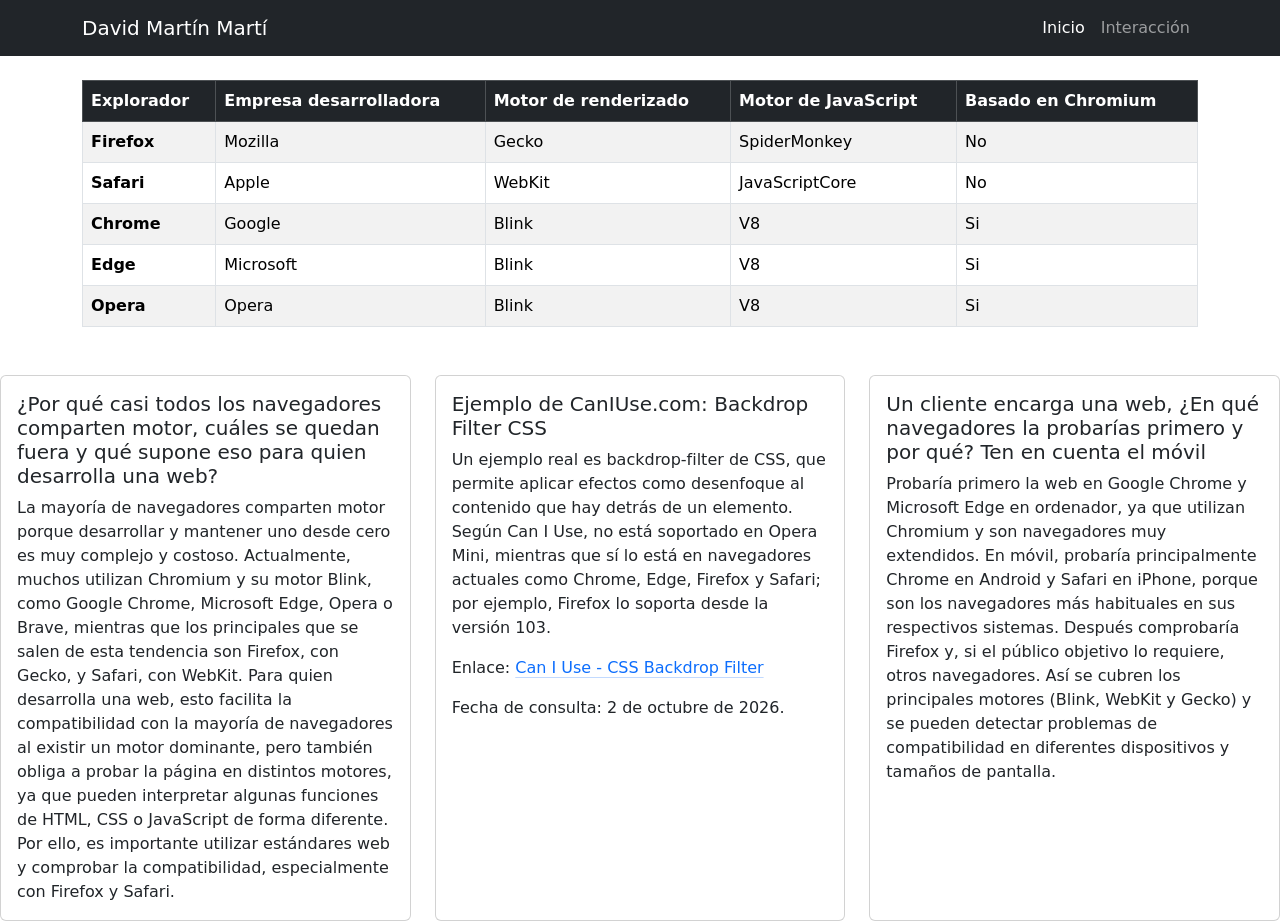
<file: tema02/index.html>
<!DOCTYPE html>
<html lang="es">
<head>
  <meta charset="UTF-8">
  <meta name="viewport" content="width=device-width, initial-scale=1">
  <title>Inicio | David Martín Martí</title>
  <!-- CSS de Bootstrap -->
  <link href="https://cdn.jsdelivr.net/npm/bootstrap@5.3.8/dist/css/bootstrap.min.css" rel="stylesheet">
  <!-- Iconos de Bootstrap -->
  <link href="https://cdn.jsdelivr.net/npm/bootstrap-icons@1.13.1/font/bootstrap-icons.min.css" rel="stylesheet">
</head>
<body>

  <!-- Aquí va tu contenido -->
  <!--NavBar-->
  <nav class="navbar navbar-expand-lg bg-dark navbar-dark">
    <div class="container">
      <a class="navbar-brand" href="#">David Martín Martí</a>

      <button class="navbar-toggler" type="button" data-bs-toggle="collapse" data-bs-target="#menuPrincipal" aria-controls="menuPrincipal" aria-expanded="false" aria-label="Mostrar menú">
        <span class="navbar-toggler-icon"></span>
      </button>

      <div class="collapse navbar-collapse" id="menuPrincipal">
        <ul class="navbar-nav ms-auto">
          <li class="nav-item">
            <a class="nav-link active" href="#">Inicio</a>
          </li>
          <li class="nav-item">
            <a class="nav-link" href="interaccion.html">Interacción</a>
          </li>
        </ul>
      </div>
    </div>
  </nav>

  <!--Tabla-->
  <div class="container mt-4">
    <div class="table-responsive">
      <table class="table table-striped table-hover table-bordered align-middle">
        <thead class="table-dark">
          <tr>
            <th scope="col">Explorador</th>
            <th scope="col">Empresa desarrolladora</th>
            <th scope="col">Motor de renderizado</th>
            <th scope="col">Motor de JavaScript</th>
            <th scope="col">Basado en Chromium</th>
          </tr>
        </thead>
        <tbody>
          <tr>
            <th scope="row">Firefox</th>
            <td>Mozilla</td>
            <td>Gecko</td>
            <td>SpiderMonkey</td>
            <td>No</td>
          </tr>
          <tr>
            <th scope="row">Safari</th>
            <td>Apple</td>
            <td>WebKit</td>
            <td>JavaScriptCore</td>
            <td>No</td>
          </tr>
          <tr>
            <th scope="row">Chrome</th>
            <td>Google</td>
            <td>Blink</td>
            <td>V8</td>
            <td>Si</td>
          </tr>
          <tr>
            <th scope="row">Edge</th>
            <td>Microsoft</td>
            <td>Blink</td>
            <td>V8</td>
            <td>Si</td>
          </tr>
          <tr>
            <th scope="row">Opera</th>
            <td>Opera</td>
            <td>Blink</td>
            <td>V8</td>
            <td>Si</td>
          </tr>
        </tbody>
      </table>
    </div>
  </div>

  <!--Cards-->
  <div class="row g-4 mt-2">
    <!--Card Apartado A.2-->
    <div class="col-12 col-md-4">
      <div class="card h-100">
        <div class="card-body">
          <h5 class="card-title">¿Por qué casi todos los navegadores comparten motor, cuáles se quedan fuera y qué supone eso para quien desarrolla una web?</h5>
          <p class="card-text">La mayoría de navegadores comparten motor porque desarrollar y mantener uno desde cero es muy complejo y costoso. Actualmente, muchos utilizan Chromium y su motor Blink, como Google Chrome, Microsoft Edge, Opera o Brave, mientras que los principales que se salen de esta tendencia son Firefox, con Gecko, y Safari, con WebKit. Para quien desarrolla una web, esto facilita la compatibilidad con la mayoría de navegadores al existir un motor dominante, pero también obliga a probar la página en distintos motores, ya que pueden interpretar algunas funciones de HTML, CSS o JavaScript de forma diferente. Por ello, es importante utilizar estándares web y comprobar la compatibilidad, especialmente con Firefox y Safari.</p>
        </div>
      </div>
    </div>

    <!--Card Apartado A.3-->
    <div class="col-12 col-md-4">
      <div class="card h-100">
        <div class="card-body">
          <h5 class="card-title">Ejemplo de CanIUse.com: Backdrop Filter CSS</h5>
          <p class="card-text">Un ejemplo real es backdrop-filter de CSS, que permite aplicar efectos como desenfoque al contenido que hay detrás de un elemento. Según Can I Use, no está soportado en Opera Mini, mientras que sí lo está en navegadores actuales como Chrome, Edge, Firefox y Safari; por ejemplo, Firefox lo soporta desde la versión 103.</p>
          <p class="card-text">Enlace: <a href="https://caniuse.com/css-backdrop-filter" class="link-primary link-offset-2 link-underline-opacity-25 link-underline-opacity-100-hover">Can I Use - CSS Backdrop Filter</a></p>
          <p class="card-text">Fecha de consulta: 2 de octubre de 2026.</p>
        </div>
      </div>
    </div>

    <!--Card Apartado A.4-->
    <div class="col-12 col-md-4">
      <div class="card h-100">
        <div class="card-body">
          <h5 class="card-title">Un cliente encarga una web, ¿En qué navegadores la probarías primero y por qué? Ten en cuenta el móvil</h5>
          <p class="card-text">Probaría primero la web en Google Chrome y Microsoft Edge en ordenador, ya que utilizan Chromium y son navegadores muy extendidos. En móvil, probaría principalmente Chrome en Android y Safari en iPhone, porque son los navegadores más habituales en sus respectivos sistemas. Después comprobaría Firefox y, si el público objetivo lo requiere, otros navegadores. Así se cubren los principales motores (Blink, WebKit y Gecko) y se pueden detectar problemas de compatibilidad en diferentes dispositivos y tamaños de pantalla.</p>
        </div>
      </div>
    </div>
  </div>

  <!-- JS de Bootstrap (navbar que se pliega, modales, dropdowns...). Al final del body -->
  <script src="https://cdn.jsdelivr.net/npm/bootstrap@5.3.8/dist/js/bootstrap.bundle.min.js"></script>
</body>
</html>
</file>
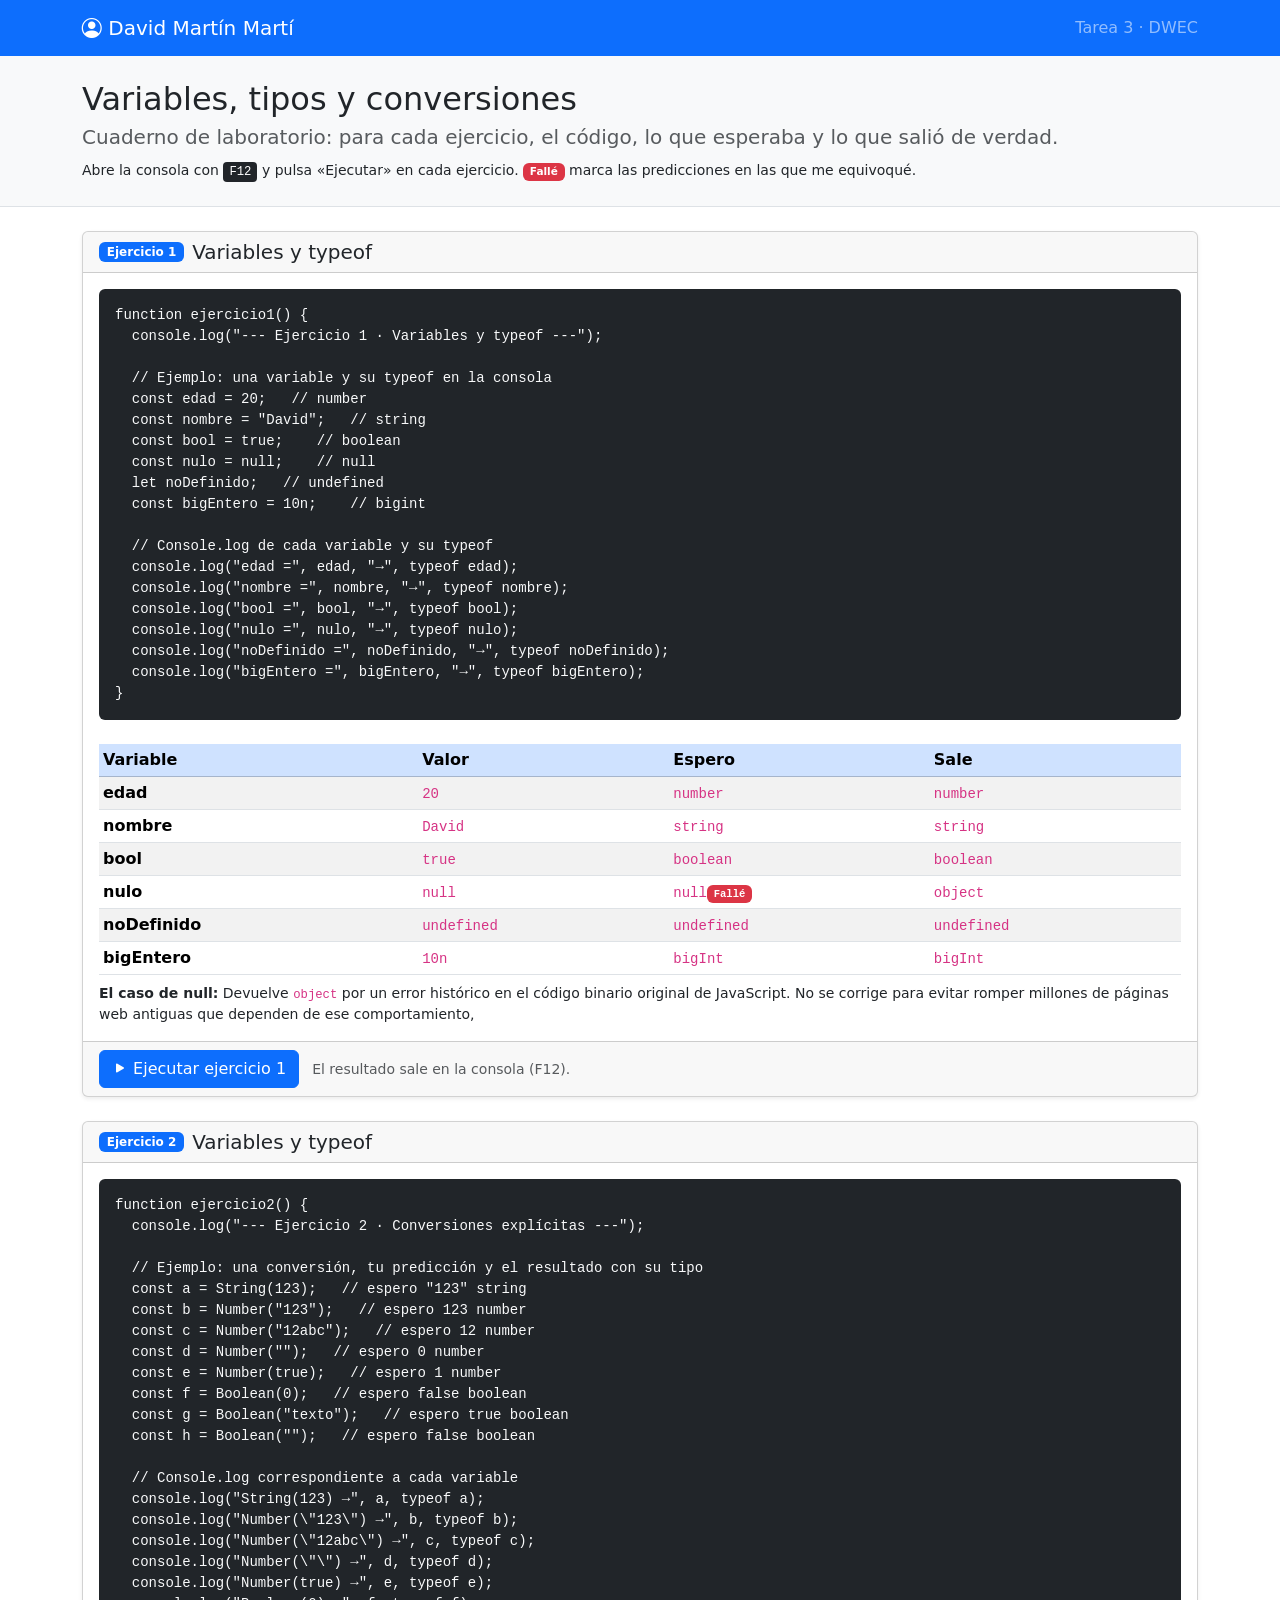
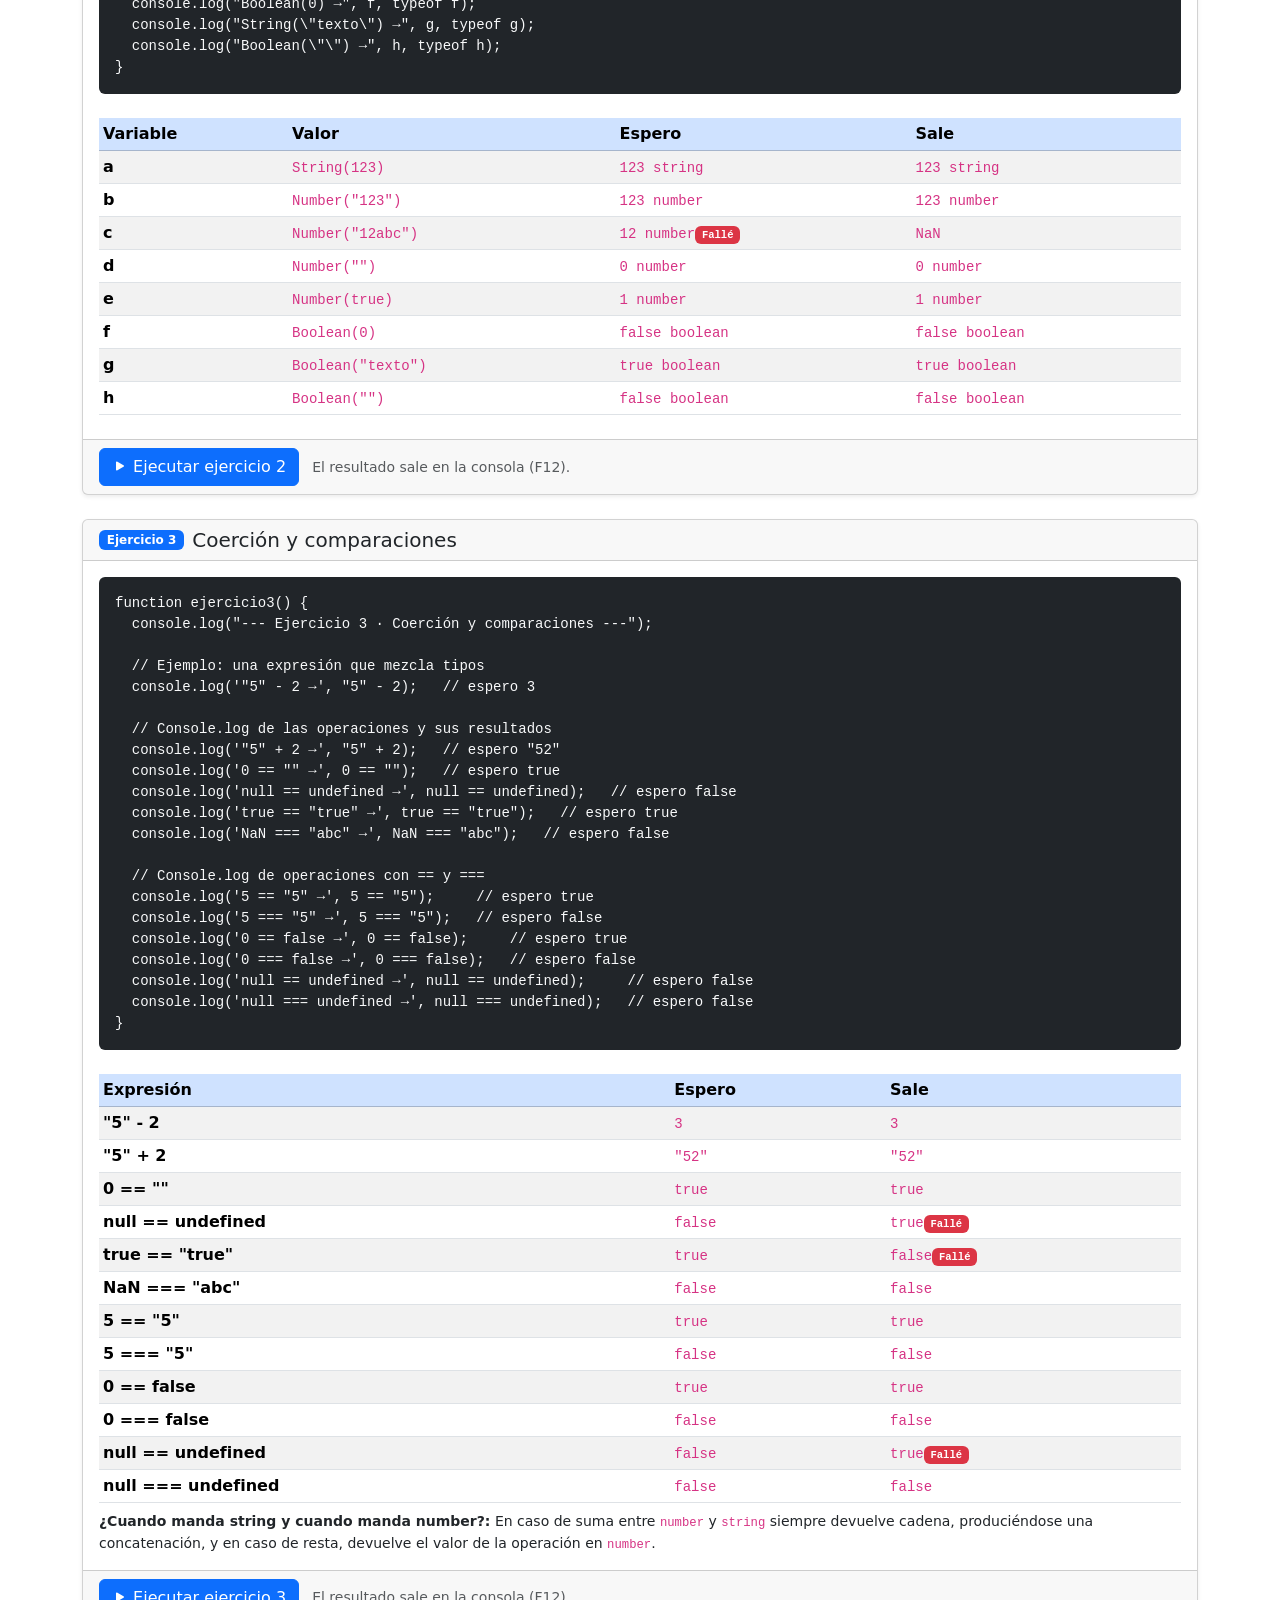
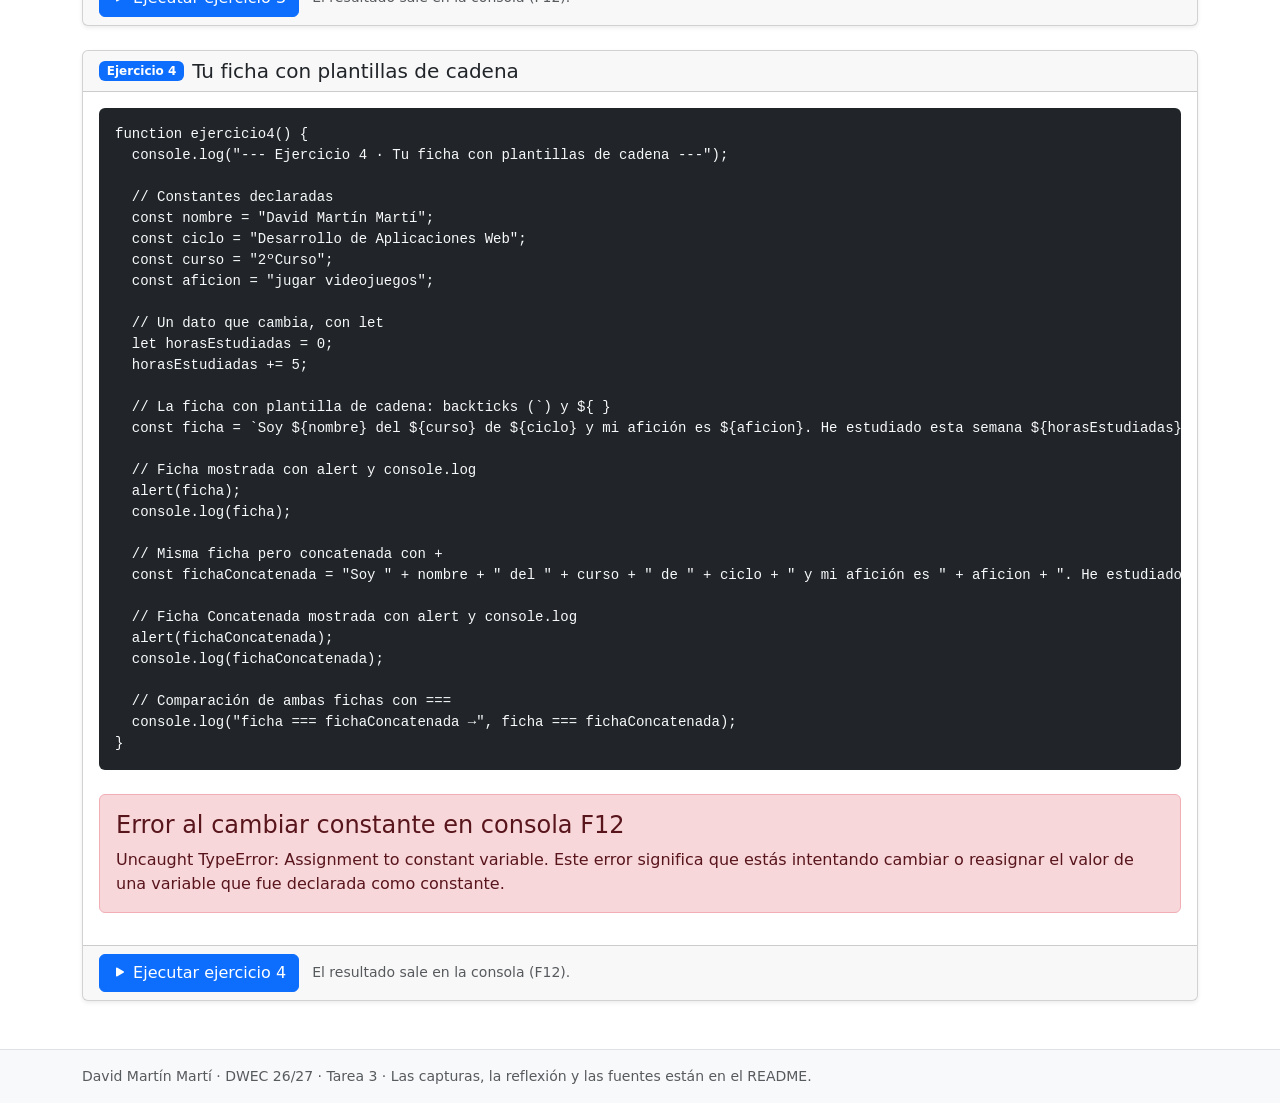
<file: tema03/index.html>
<!DOCTYPE html>
<html lang="es">
<head>
  <meta charset="UTF-8">
  <meta name="viewport" content="width=device-width, initial-scale=1">
  <!-- Cambia [Tu nombre] por tu nombre -->
  <title>Variables, tipos y conversiones · David Martín Martí</title>

  <!-- CSS de Bootstrap -->
  <link href="https://cdn.jsdelivr.net/npm/bootstrap@5.3.8/dist/css/bootstrap.min.css" rel="stylesheet">
  <!-- Iconos de Bootstrap -->
  <link href="https://cdn.jsdelivr.net/npm/bootstrap-icons@1.13.1/font/bootstrap-icons.min.css" rel="stylesheet">
</head>
<body>

  <!--
    PLANTILLA DE LA TAREA 3
    · Todo lo que va entre [corchetes] es un hueco: sustitúyelo por lo tuyo.
    · La card del ejercicio 1 es el modelo. Las de los ejercicios 2, 3 y 4 las haces tú copiándola (mira el final).
    · El JavaScript va en js/app.js, dentro de la función de cada ejercicio.
  -->

  <!-- NAVBAR con tu nombre -->
  <nav class="navbar bg-primary" data-bs-theme="dark">
    <div class="container">
      <span class="navbar-brand"><i class="bi bi-person-circle"></i> David Martín Martí</span>
      <span class="navbar-text">Tarea 3 · DWEC</span>
    </div>
  </nav>

  <!-- CABECERA -->
  <header class="bg-body-tertiary border-bottom py-4 mb-4">
    <div class="container">
      <h1 class="h2 mb-1">Variables, tipos y conversiones</h1>
      <p class="lead mb-2 text-body-secondary">
        Cuaderno de laboratorio: para cada ejercicio, el código, lo que esperaba y lo que salió de verdad.
      </p>
      <p class="mb-0 small">
        Abre la consola con <kbd>F12</kbd> y pulsa «Ejecutar» en cada ejercicio.
        <span class="badge text-bg-danger">Fallé</span> marca las predicciones en las que me equivoqué.
      </p>
    </div>
  </header>

  <main class="container mb-5">

    <!-- ============================================================
         EJERCICIO 1 · Variables y typeof
         ============================================================ -->
    <section class="card mb-4 shadow-sm">

      <!-- 1) Título del ejercicio -->
      <div class="card-header d-flex align-items-center gap-2">
        <span class="badge text-bg-primary">Ejercicio 1</span>
        <h2 class="h5 mb-0">Variables y typeof</h2>
      </div>

      <div class="card-body">

        <!-- 2) El código del ejercicio1() -->
        <pre class="bg-dark text-light p-3 rounded small mb-4"><code>function ejercicio1() {
  console.log("--- Ejercicio 1 · Variables y typeof ---");

  // Ejemplo: una variable y su typeof en la consola
  const edad = 20;   // number
  const nombre = "David";   // string
  const bool = true;    // boolean
  const nulo = null;    // null
  let noDefinido;   // undefined
  const bigEntero = 10n;    // bigint

  // Console.log de cada variable y su typeof
  console.log("edad =", edad, "→", typeof edad);
  console.log("nombre =", nombre, "→", typeof nombre);
  console.log("bool =", bool, "→", typeof bool);
  console.log("nulo =", nulo, "→", typeof nulo);
  console.log("noDefinido =", noDefinido, "→", typeof noDefinido);
  console.log("bigEntero =", bigEntero, "→", typeof bigEntero);
}</code></pre>

        <!-- 3) La tabla «Variable / Valor / Espero / Sale» -->
        <div class="table-responsive">
          <table class="table table-sm table-striped align-middle mb-2">
            <thead class="table-primary">
              <tr><th scope="col">Variable</th><th scope="col">Valor</th><th scope="col">Espero</th><th scope="col">Sale</th></tr>
            </thead>
            <tbody>
              <tr><th scope="row">edad</th><td><code>20</code></td><td><code>number</code></td><td><code>number</code></td></tr>
              <tr><th scope="row">nombre</th><td><code>David</code></td><td><code>string</code></td><td><code>string</code></td></tr>
              <tr><th scope="row">bool</th><td><code>true</code></td><td><code>boolean</code></td><td><code>boolean</code></td></tr>
              <tr><th scope="row">nulo</th><td><code>null</code></td><td><code>null<span class="badge text-bg-danger">Fallé</span></code></td><td><code>object</code></td></tr>
              <tr><th scope="row">noDefinido</th><td><code>undefined</code></td><td><code>undefined</code></td><td><code>undefined</code></td></tr>
              <tr><th scope="row">bigEntero</th><td><code>10n</code></td><td><code>bigInt</code></td><td><code>bigInt</code></td></tr>
            </tbody>
          </table>
        </div>

        <!-- 4) Explicación del typeoff null -->
        <p class="small mb-0"><strong>El caso de null:</strong> Devuelve <code>object</code> por un error histórico en el código binario original de JavaScript. No se corrige para evitar romper millones de páginas web antiguas que dependen de ese comportamiento, </p>
      </div>

      <!-- 5) El botón. onclick="ejercicio1()" -->
      <div class="card-footer">
        <button type="button" class="btn btn-primary" onclick="ejercicio1()">
          <i class="bi bi-play-fill"></i> Ejecutar ejercicio 1
        </button>
        <span class="small text-body-secondary ms-2">El resultado sale en la consola (F12).</span>
      </div>
    </section>

    <!-- ============================================================
         EJERCICIO 2 · Conversiones explícitas
         ============================================================ -->
    <section class="card mb-4 shadow-sm">

      <!-- 1) Título del ejercicio -->
      <div class="card-header d-flex align-items-center gap-2">
        <span class="badge text-bg-primary">Ejercicio 2</span>
        <h2 class="h5 mb-0">Variables y typeof</h2>
      </div>

      <div class="card-body">

        <!-- 2) El código del ejercicio2() -->
        <pre class="bg-dark text-light p-3 rounded small mb-4"><code>function ejercicio2() {
  console.log("--- Ejercicio 2 · Conversiones explícitas ---");

  // Ejemplo: una conversión, tu predicción y el resultado con su tipo
  const a = String(123);   // espero "123" string
  const b = Number("123");   // espero 123 number
  const c = Number("12abc");   // espero 12 number
  const d = Number("");   // espero 0 number
  const e = Number(true);   // espero 1 number
  const f = Boolean(0);   // espero false boolean
  const g = Boolean("texto");   // espero true boolean
  const h = Boolean("");   // espero false boolean

  // Console.log correspondiente a cada variable
  console.log("String(123) →", a, typeof a);
  console.log("Number(\"123\") →", b, typeof b);
  console.log("Number(\"12abc\") →", c, typeof c);
  console.log("Number(\"\") →", d, typeof d);
  console.log("Number(true) →", e, typeof e);
  console.log("Boolean(0) →", f, typeof f);
  console.log("String(\"texto\") →", g, typeof g);
  console.log("Boolean(\"\") →", h, typeof h);
}</code></pre>

        <!-- 3) La tabla «Variable / Valor / Espero / Sale» -->
        <div class="table-responsive">
          <table class="table table-sm table-striped align-middle mb-2">
            <thead class="table-primary">
              <tr><th scope="col">Variable</th><th scope="col">Valor</th><th scope="col">Espero</th><th scope="col">Sale</th></tr>
            </thead>
            <tbody>
              <tr><th scope="row">a</th><td><code>String(123)</code></td><td><code>123 string</code></td><td><code>123 string</code></td></tr>
              <tr><th scope="row">b</th><td><code>Number("123")</code></td><td><code>123 number</code></td><td><code>123 number</code></td></tr>
              <tr><th scope="row">c</th><td><code>Number("12abc")</code></td><td><code>12 number<span class="badge text-bg-danger">Fallé</span></code></td><td><code>NaN</code></td></tr>
              <tr><th scope="row">d</th><td><code>Number("")</code></td><td><code>0 number</code></td><td><code>0 number</code></td></tr>
              <tr><th scope="row">e</th><td><code>Number(true)</code></td><td><code>1 number</code></td><td><code>1 number</code></td></tr>
              <tr><th scope="row">f</th><td><code>Boolean(0)</code></td><td><code>false boolean</code></td><td><code>false boolean</code></td></tr>
              <tr><th scope="row">g</th><td><code>Boolean("texto")</code></td><td><code>true boolean</code></td><td><code>true boolean</code></td></tr>
              <tr><th scope="row">h</th><td><code>Boolean("")</code></td><td><code>false boolean</code></td><td><code>false boolean</code></td></tr>
            </tbody>
          </table>
        </div>
      </div>

      <!-- 4) El botón. onclick="ejercicio2()" -->
      <div class="card-footer">
        <button type="button" class="btn btn-primary" onclick="ejercicio2()">
          <i class="bi bi-play-fill"></i> Ejecutar ejercicio 2
        </button>
        <span class="small text-body-secondary ms-2">El resultado sale en la consola (F12).</span>
      </div>
    </section>

    <!-- ============================================================
         EJERCICIO 3 · Coerción y comparaciones
         ============================================================ -->
    <section class="card mb-4 shadow-sm">

      <!-- 1) Título del ejercicio -->
      <div class="card-header d-flex align-items-center gap-2">
        <span class="badge text-bg-primary">Ejercicio 3</span>
        <h2 class="h5 mb-0">Coerción y comparaciones</h2>
      </div>

      <div class="card-body">

        <!-- 2) El código ejercicio3() -->
        <pre class="bg-dark text-light p-3 rounded small mb-4"><code>function ejercicio3() {
  console.log("--- Ejercicio 3 · Coerción y comparaciones ---");

  // Ejemplo: una expresión que mezcla tipos
  console.log('"5" - 2 →', "5" - 2);   // espero 3

  // Console.log de las operaciones y sus resultados
  console.log('"5" + 2 →', "5" + 2);   // espero "52"
  console.log('0 == "" →', 0 == "");   // espero true
  console.log('null == undefined →', null == undefined);   // espero false
  console.log('true == "true" →', true == "true");   // espero true
  console.log('NaN === "abc" →', NaN === "abc");   // espero false

  // Console.log de operaciones con == y ===
  console.log('5 == "5" →', 5 == "5");     // espero true
  console.log('5 === "5" →', 5 === "5");   // espero false
  console.log('0 == false →', 0 == false);     // espero true
  console.log('0 === false →', 0 === false);   // espero false
  console.log('null == undefined →', null == undefined);     // espero false
  console.log('null === undefined →', null === undefined);   // espero false
}</code></pre>

        <!-- 3) La tabla «Expresión / Espero / Sale» -->
        <div class="table-responsive">
          <table class="table table-sm table-striped align-middle mb-2">
            <thead class="table-primary">
              <tr><th scope="col">Expresión</th><th scope="col">Espero</th><th scope="col">Sale</th></tr>
            </thead>
            <tbody>
              <tr><th scope="row">"5" - 2</th><td><code>3</code></td><td><code>3</code></td></tr>
              <tr><th scope="row">"5" + 2</th><td><code>"52"</code></td><td><code>"52"</code></td></tr>
              <tr><th scope="row">0 == ""</th><td><code>true</code></td><td><code>true</code></td></tr>
              <tr><th scope="row">null == undefined</th><td><code>false</code></td><td><code>true<span class="badge text-bg-danger">Fallé</span></code></td></tr>
              <tr><th scope="row">true == "true"</th><td><code>true</code></td><td><code>false<span class="badge text-bg-danger">Fallé</span></code></td></tr>
              <tr><th scope="row">NaN === "abc"</th><td><code>false</code></td><td><code>false</code></td></tr>
              <tr><th scope="row">5 == "5"</th><td><code>true</code></td><td><code>true</code></td></tr>
              <tr><th scope="row">5 === "5"</th><td><code>false</code></td><td><code>false</code></td></tr>
              <tr><th scope="row">0 == false</th><td><code>true</code></td><td><code>true</code></td></tr>
              <tr><th scope="row">0 === false</th><td><code>false</code></td><td><code>false</code></td></tr>
              <tr><th scope="row">null == undefined</th><td><code>false</code></td><td><code>true<span class="badge text-bg-danger">Fallé</span></code></td></tr>
              <tr><th scope="row">null === undefined</th><td><code>false</code></td><td><code>false</code></td></tr>
            </tbody>
          </table>
        </div>

        <!-- 4) Explicación de cuando se devuelve cadena y cuando un número -->
        <p class="small mb-0"><strong>¿Cuando manda string y cuando manda number?:</strong> En caso de suma entre <code>number</code> y <code>string</code> siempre devuelve cadena, produciéndose una concatenación, y en caso de resta, devuelve el valor de la operación en <code>number</code>.</p>
      </div>

      <!-- 5) El botón. onclick="ejercicio3()" -->
      <div class="card-footer">
        <button type="button" class="btn btn-primary" onclick="ejercicio3()">
          <i class="bi bi-play-fill"></i> Ejecutar ejercicio 3
        </button>
        <span class="small text-body-secondary ms-2">El resultado sale en la consola (F12).</span>
      </div>
    </section>

    <!-- ============================================================
         EJERCICIO 4 · Tu ficha con plantillas de cadena
         ============================================================ -->
    <section class="card mb-4 shadow-sm">

      <!-- 1) Título del ejercicio -->
      <div class="card-header d-flex align-items-center gap-2">
        <span class="badge text-bg-primary">Ejercicio 4</span>
        <h2 class="h5 mb-0">Tu ficha con plantillas de cadena</h2>
      </div>

      <div class="card-body">

        <!-- 2) El código ejercicio4() -->
        <pre class="bg-dark text-light p-3 rounded small mb-4"><code>function ejercicio4() {
  console.log("--- Ejercicio 4 · Tu ficha con plantillas de cadena ---");

  // Constantes declaradas
  const nombre = "David Martín Martí";
  const ciclo = "Desarrollo de Aplicaciones Web";
  const curso = "2ºCurso";
  const aficion = "jugar videojuegos";

  // Un dato que cambia, con let
  let horasEstudiadas = 0;
  horasEstudiadas += 5;

  // La ficha con plantilla de cadena: backticks (`) y ${ }
  const ficha = `Soy ${nombre} del ${curso} de ${ciclo} y mi afición es ${aficion}. He estudiado esta semana ${horasEstudiadas} horas`;
  
  // Ficha mostrada con alert y console.log
  alert(ficha);
  console.log(ficha);

  // Misma ficha pero concatenada con +
  const fichaConcatenada = "Soy " + nombre + " del " + curso + " de " + ciclo + " y mi afición es " + aficion + ". He estudiado esta semana " + horasEstudiadas + " horas";
  
  // Ficha Concatenada mostrada con alert y console.log
  alert(fichaConcatenada);
  console.log(fichaConcatenada);

  // Comparación de ambas fichas con ===
  console.log("ficha === fichaConcatenada →", ficha === fichaConcatenada);
}</code></pre>

        <!-- 3) Alert explicando el error al cambiar constante en F12 -->
        <div class="alert alert-danger" role="alert">
          <h4 class="alert-heading">Error al cambiar constante en consola F12</h4>
          <p class="mb-0">Uncaught TypeError: Assignment to constant variable. Este error significa que estás intentando cambiar o reasignar el valor de una variable que fue declarada como constante.</p>
        </div>
      </div>

      <!-- 4) El botón. onclick="ejercicio4()" -->
      <div class="card-footer">
        <button type="button" class="btn btn-primary" onclick="ejercicio4()">
          <i class="bi bi-play-fill"></i> Ejecutar ejercicio 4
        </button>
        <span class="small text-body-secondary ms-2">El resultado sale en la consola (F12).</span>
      </div>
    </section>

    <!-- ============================================================
         EJERCICIOS 2, 3 Y 4 · Los haces tú
         Copia la card del ejercicio 1 entera (desde <section> hasta </section>), pégala aquí debajo
         y cambia en cada copia:
           · el número y el título;
           · el código del bloque <pre><code>;
           · las columnas de la tabla:
               Ejercicio 2 → Conversión / Espero / Sale
               Ejercicio 3 → Expresión / Espero / Sale, y tu frase sobre cuándo manda la cadena y cuándo el número
               Ejercicio 4 → tu ficha, y el error de la const dentro de un <div class="alert alert-danger">
           · el botón: onclick="ejercicio2()", onclick="ejercicio3()"…
         ============================================================ -->

  </main>

  <footer class="bg-body-tertiary border-top py-3">
    <div class="container small text-body-secondary">
      David Martín Martí · DWEC 26/27 · Tarea 3 · Las capturas, la reflexión y las fuentes están en el README.
    </div>
  </footer>

  <!-- JS de Bootstrap y, después, tu JavaScript -->
  <script src="https://cdn.jsdelivr.net/npm/bootstrap@5.3.8/dist/js/bootstrap.bundle.min.js"></script>
  <script src="js/app.js"></script>
</body>
</html>
</file>
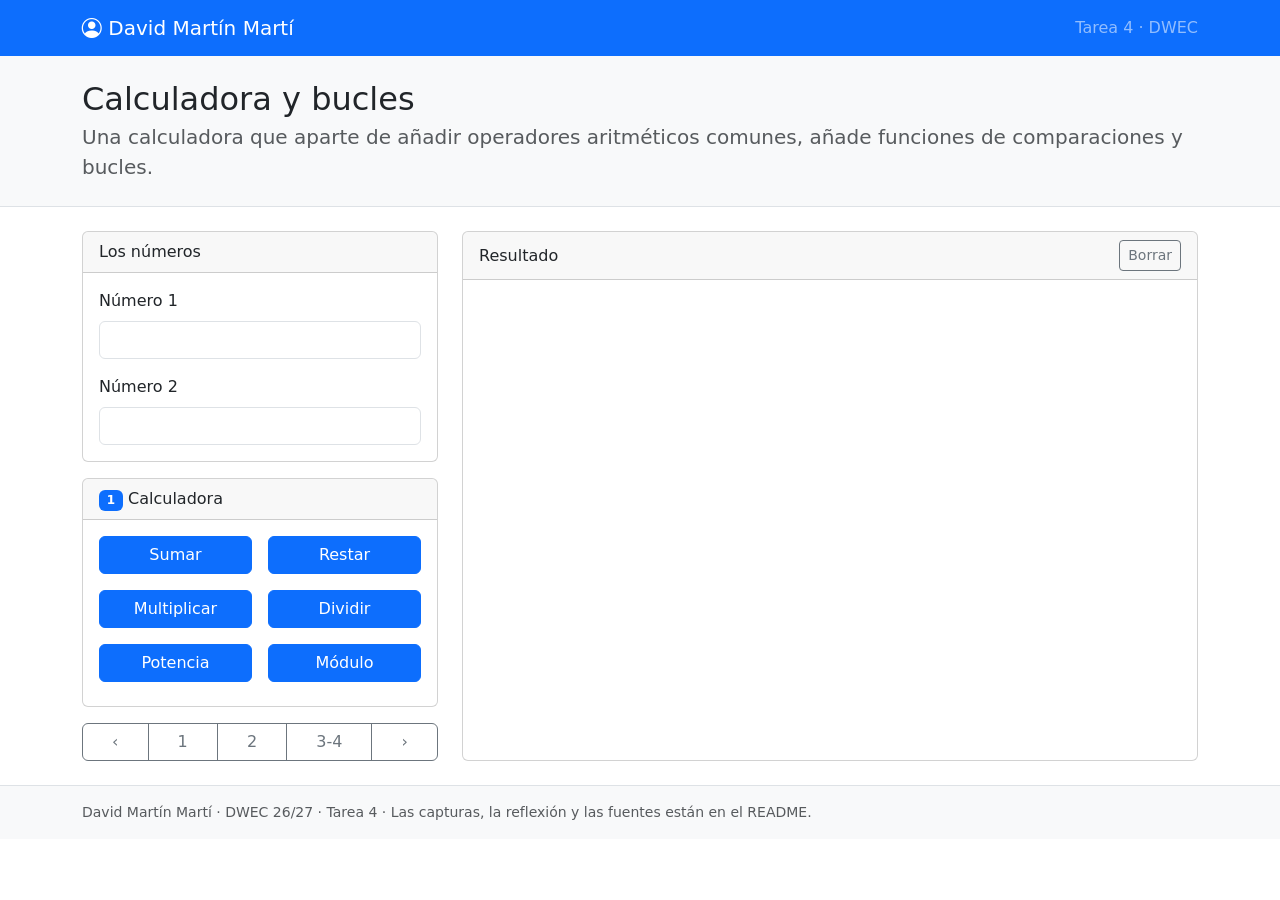
<file: tema04/index.html>
<!DOCTYPE html>
<html lang="es">
<head>
  <meta charset="UTF-8">
  <meta name="viewport" content="width=device-width, initial-scale=1">
  <title>Calculadora y bucles · David Martín Martí</title>

  <!-- CSS de Bootstrap -->
  <link href="https://cdn.jsdelivr.net/npm/bootstrap@5.3.8/dist/css/bootstrap.min.css" rel="stylesheet">
  <!-- Iconos de Bootstrap -->
  <link href="https://cdn.jsdelivr.net/npm/bootstrap-icons@1.13.1/font/bootstrap-icons.min.css" rel="stylesheet">
</head>
<body>

  <!-- NAVBAR -->
  <nav class="navbar bg-primary" data-bs-theme="dark">
    <div class="container">
      <span class="navbar-brand"><i class="bi bi-person-circle"></i> David Martín Martí</span>
      <span class="navbar-text">Tarea 4 · DWEC</span>
    </div>
  </nav>

  <!-- CABECERA -->
  <header class="bg-body-tertiary border-bottom py-4 mb-4">
    <div class="container">
      <h1 class="h2 mb-1">Calculadora y bucles</h1>
      <p class="lead mb-0 text-body-secondary">Una calculadora que aparte de añadir operadores aritméticos comunes, añade funciones de comparaciones y bucles.</p>
    </div>
  </header>

  <main class="container my-4">
    <div class="row g-4">

      <div class="col-12 col-lg-4">

        <!-- LOS NÚMEROS -->
        <section class="card mb-3">
          <div class="card-header">Los números</div>
          <div class="card-body">
            <label for="numero1" class="form-label">Número 1</label>
            <input type="number" id="numero1" class="form-control mb-3">
            <label for="numero2" class="form-label">Número 2</label>
            <input type="number" id="numero2" class="form-control">
          </div>
        </section>

        <!-- Carrusel de ejercicios -->
        <div id="carruselEjercicios" class="carousel slide">

          <div class="carousel-inner">

            <!-- EJERCICIO 1 · Calculadora -->
            <div class="carousel-item active">
              <div class="card">
                <div class="card-header"><span class="badge text-bg-primary">1</span> Calculadora</div>
                <div class="card-body pb-4">
                  <div class="row g-3">
                    <div class="col-6"><button type="button" class="btn btn-primary w-100" onclick="sumar()">Sumar</button></div>
                    <div class="col-6"><button type="button" class="btn btn-primary w-100" onclick="restar()">Restar</button></div>
                    <div class="col-6"><button type="button" class="btn btn-primary w-100" onclick="multiplicar()">Multiplicar</button></div>
                    <div class="col-6"><button type="button" class="btn btn-primary w-100" onclick="dividir()">Dividir</button></div>
                    <div class="col-6"><button type="button" class="btn btn-primary w-100" onclick="potencia()">Potencia</button></div>
                    <div class="col-6"><button type="button" class="btn btn-primary w-100" onclick="modulo()">Módulo</button></div>
                  </div>
                </div>
              </div>
            </div>

            <!-- EJERCICIO 2 · Comparaciones -->
            <div class="carousel-item">
              <div class="card">
                <div class="card-header"><span class="badge text-bg-info">2</span> Comparaciones</div>
                <div class="card-body pt-4 pb-5">
                  <div class="d-grid gap-3">
                    <button type="button" class="btn btn-info" onclick="cualEsMayor()">¿Cuál es mayor?</button>
                    <button type="button" class="btn btn-info" onclick="parOImpar()">¿Par o impar?</button>
                  </div>
                  <div class="form-text mt-2 lh-1">«¿Par o impar?» solo mira el número 1.</div>
                </div>
              </div>
            </div>

            <!-- EJERCICIOS 3 Y 4 · Bucles -->
            <div class="carousel-item">
              <div class="card">
                <div class="card-header">
                  <span class="badge text-bg-success">3</span>
                  <span class="badge text-bg-success">4</span>
                  Bucles
                </div>
                <div class="card-body">

                  <p class="mb-2 small">Con texto</p>
                  <div class="btn-group w-100 mb-3" role="group" aria-label="Bucles con texto">
                    <button type="button" class="btn btn-success" onclick="bucleFor()">for</button>
                    <button type="button" class="btn btn-success" onclick="bucleWhile()">while</button>
                    <button type="button" class="btn btn-success" onclick="bucleDoWhile()">do…while</button>
                  </div>

                  <p class="mt-1 mb-2 small">
                    Con badges
                    <span class="badge text-bg-success">pares</span>
                    <span class="badge text-bg-secondary">impares</span>
                  </p>
                  <div class="btn-group w-100" role="group" aria-label="Bucles con badges">
                    <button type="button" class="btn btn-outline-success" onclick="badgesFor()">for</button>
                    <button type="button" class="btn btn-outline-success" onclick="badgesWhile()">while</button>
                    <button type="button" class="btn btn-outline-success" onclick="badgesDoWhile()">do…while</button>
                  </div>

                </div>
              </div>
            </div>

          </div>

          <!-- Navegación del carrusel -->
          <div class="btn-group w-100 mt-3" role="group" aria-label="Cambiar de ejercicio">
            <button type="button" class="btn btn-outline-secondary" data-bs-target="#carruselEjercicios" data-bs-slide="prev" aria-label="Anterior">‹</button>
            <button type="button" class="btn btn-outline-secondary" data-bs-target="#carruselEjercicios" data-bs-slide-to="0">1</button>
            <button type="button" class="btn btn-outline-secondary" data-bs-target="#carruselEjercicios" data-bs-slide-to="1">2</button>
            <button type="button" class="btn btn-outline-secondary" data-bs-target="#carruselEjercicios" data-bs-slide-to="2">3-4</button>
            <button type="button" class="btn btn-outline-secondary" data-bs-target="#carruselEjercicios" data-bs-slide="next" aria-label="Siguiente">›</button>
          </div>
        </div>
      </div>

      <div class="col-12 col-lg-8">
        <!-- RESULTADO -->
        <section class="card h-100">
          <div class="card-header d-flex justify-content-between align-items-center">
            Resultado
            <button type="button" class="btn btn-outline-secondary btn-sm" onclick="limpiarSalida()">Borrar</button>
          </div>
          <div class="card-body">
            <div id="salida"></div>
          </div>
        </section>
      </div>
    </div>
  </main>

  <footer class="bg-body-tertiary border-top py-3">
    <div class="container small text-body-secondary">
      David Martín Martí · DWEC 26/27 · Tarea 4 · Las capturas, la reflexión y las fuentes están en el README.
    </div>
  </footer>

  <!-- JS de Bootstrap, las funciones de ayuda y, después, tu JavaScript. Este orden importa -->
  <script src="https://cdn.jsdelivr.net/npm/bootstrap@5.3.8/dist/js/bootstrap.bundle.min.js"></script>
  <script src="js/ayudas.js"></script>
  <script src="js/app.js"></script>
</body>
</html>
</file>
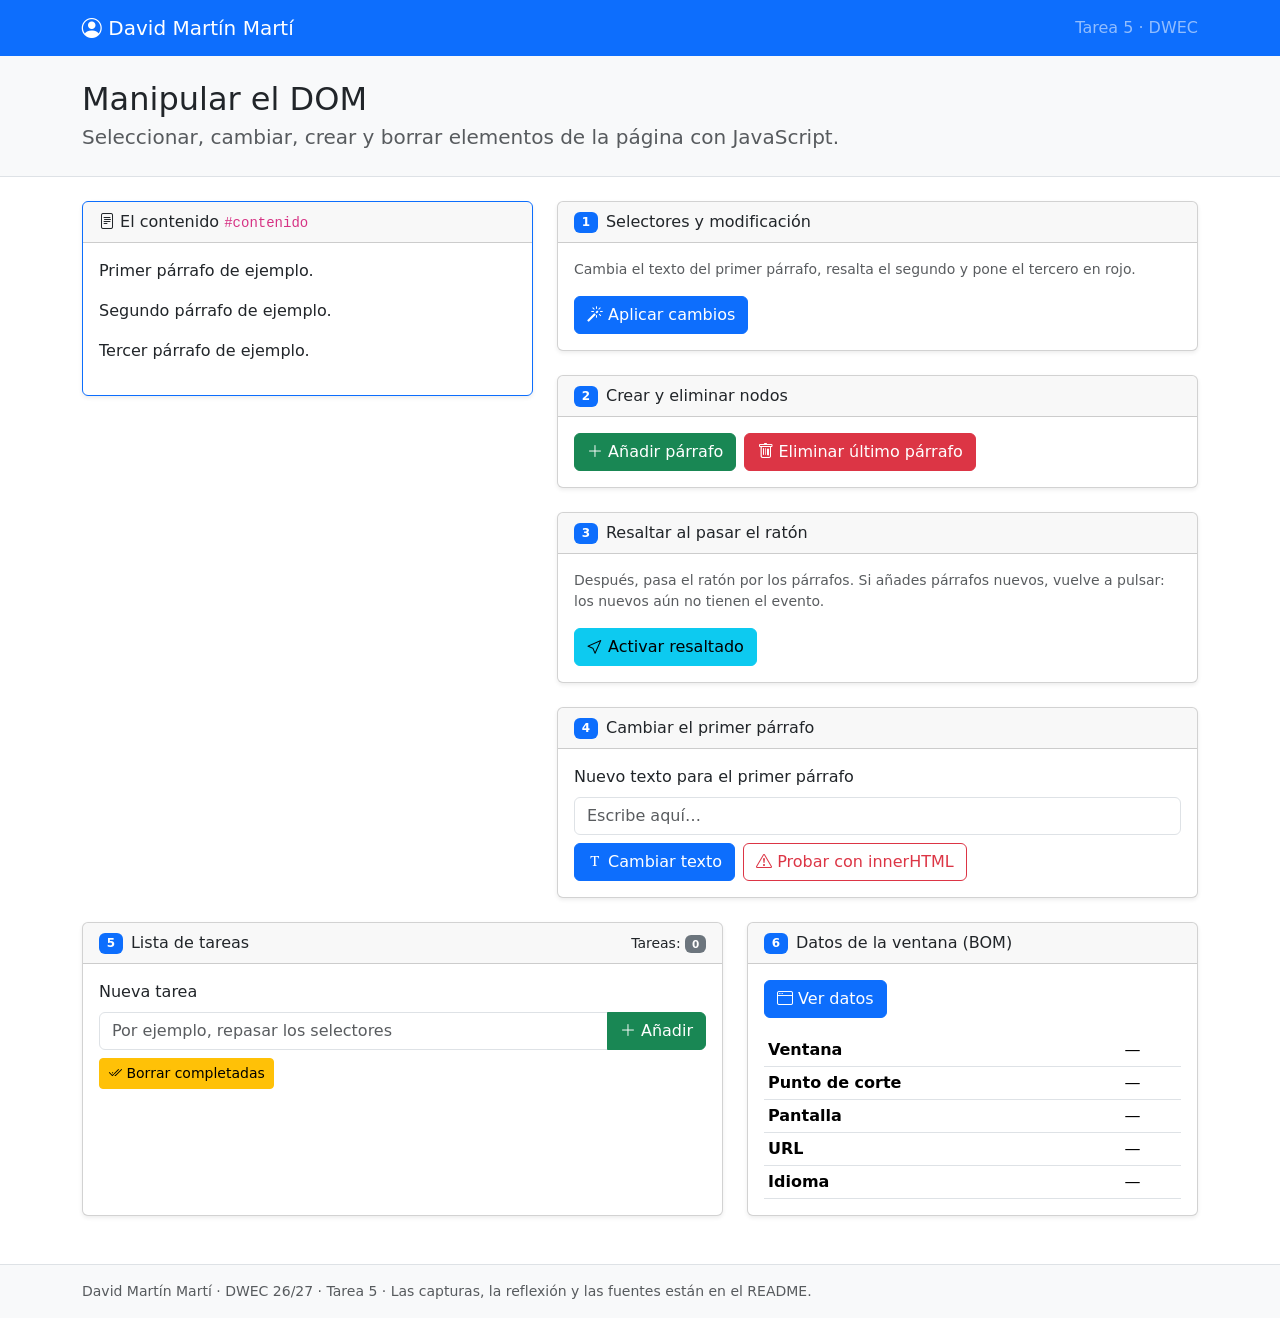
<file: tema05/index.html>
<!DOCTYPE html>
<html lang="es">
<head>
  <meta charset="UTF-8">
  <meta name="viewport" content="width=device-width, initial-scale=1">
  <title>Manipular el DOM · David Martín Martí</title>

  <!-- CSS de Bootstrap -->
  <link href="https://cdn.jsdelivr.net/npm/bootstrap@5.3.8/dist/css/bootstrap.min.css" rel="stylesheet">
  <!-- Iconos de Bootstrap -->
  <link href="https://cdn.jsdelivr.net/npm/bootstrap-icons@1.13.1/font/bootstrap-icons.min.css" rel="stylesheet">
  <!-- JavaScript con defer -->
  <script src="js/app.js" defer></script>
</head>
<body>

  <!-- NAVBAR -->
  <nav class="navbar bg-primary" data-bs-theme="dark">
    <div class="container">
      <span class="navbar-brand"><i class="bi bi-person-circle"></i> David Martín Martí</span>
      <span class="navbar-text">Tarea 5 · DWEC</span>
    </div>
  </nav>

  <!-- CABECERA -->
  <header class="bg-body-tertiary border-bottom py-4 mb-4">
    <div class="container">
      <h1 class="h2 mb-1">Manipular el DOM</h1>
      <p class="lead mb-0 text-body-secondary">Seleccionar, cambiar, crear y borrar elementos de la página con JavaScript.</p>
    </div>
  </header>

  <main class="container mb-5">

    <!-- FILA 1: los párrafos y los ejercicios 1 a 4, que trabajan sobre ellos -->
    <div class="row g-4 mb-4">

      <div class="col-12 col-lg-5">
        <section class="card shadow-sm border-primary sticky-lg-top">
          <div class="card-header"><i class="bi bi-file-text"></i> El contenido <code>#contenido</code></div>
          <div class="card-body">
            <div id="contenido">
              <p id="primero">Primer párrafo de ejemplo.</p>
              <p class="segundo">Segundo párrafo de ejemplo.</p>
              <p>Tercer párrafo de ejemplo.</p>
            </div>
          </div>
        </section>
      </div>

      <div class="col-12 col-lg-7">

        <!-- EJERCICIO 1 -->
        <section class="card shadow-sm mb-4">
          <div class="card-header d-flex align-items-center gap-2">
            <span class="badge text-bg-primary">1</span> Selectores y modificación
          </div>
          <div class="card-body">
            <p class="small text-body-secondary">Cambia el texto del primer párrafo, resalta el segundo y pone el tercero en rojo.</p>
            <button type="button" class="btn btn-primary" onclick="aplicarCambios()">
              <i class="bi bi-magic"></i> Aplicar cambios
            </button>
          </div>
        </section>

        <!-- EJERCICIO 2 -->
        <section class="card shadow-sm mb-4">
          <div class="card-header d-flex align-items-center gap-2">
            <span class="badge text-bg-primary">2</span> Crear y eliminar nodos
          </div>
          <div class="card-body">
            <div class="d-flex flex-wrap gap-2">
              <button type="button" class="btn btn-success" onclick="anadirParrafo()">
                <i class="bi bi-plus-lg"></i> Añadir párrafo
              </button>
              <button type="button" class="btn btn-danger" onclick="eliminarUltimo()">
                <i class="bi bi-trash"></i> Eliminar último párrafo
              </button>
            </div>
            <p id="aviso2" class="text-danger small mt-2 mb-0 d-none">No quedan párrafos que eliminar.</p>
          </div>
        </section>

        <!-- EJERCICIO 3 -->
        <section class="card shadow-sm mb-4">
          <div class="card-header d-flex align-items-center gap-2">
            <span class="badge text-bg-primary">3</span> Resaltar al pasar el ratón
          </div>
          <div class="card-body">
            <p class="small text-body-secondary">Después, pasa el ratón por los párrafos. Si añades párrafos nuevos, vuelve a pulsar: los nuevos aún no tienen el evento.</p>
            <button type="button" class="btn btn-info" onclick="activarResaltado()">
              <i class="bi bi-cursor"></i> Activar resaltado
            </button>
          </div>
        </section>

        <!-- EJERCICIO 4 -->
        <section class="card shadow-sm">
          <div class="card-header d-flex align-items-center gap-2">
            <span class="badge text-bg-primary">4</span> Cambiar el primer párrafo
          </div>
          <div class="card-body">
            <label for="nuevoTexto" class="form-label">Nuevo texto para el primer párrafo</label>
            <input type="text" id="nuevoTexto" class="form-control mb-2" placeholder="Escribe aquí…">
            <div class="d-flex flex-wrap gap-2">
              <button type="button" class="btn btn-primary" onclick="cambiarTexto()">
                <i class="bi bi-fonts"></i> Cambiar texto
              </button>
              <button type="button" class="btn btn-outline-danger" onclick="cambiarConHtml()">
                <i class="bi bi-exclamation-triangle"></i> Probar con innerHTML
              </button>
            </div>
            <div id="error4" class="alert alert-danger small mt-2 mb-0 d-none" role="alert">El campo está vacío.</div>
          </div>
        </section>

      </div>
    </div>

    <!-- FILA 2: la lista de tareas y los datos de la ventana -->
    <div class="row g-4">

      <!-- EJERCICIO 5 -->
      <div class="col-12 col-lg-7">
        <section class="card shadow-sm h-100">
          <div class="card-header d-flex align-items-center gap-2">
            <span class="badge text-bg-primary">5</span> Lista de tareas
            <span class="ms-auto small">Tareas: <span id="totalTareas" class="badge text-bg-secondary">0</span></span>
          </div>
          <div class="card-body">
            <label for="tareaInput" class="form-label">Nueva tarea</label>
            <div class="input-group mb-2">
              <input type="text" id="tareaInput" class="form-control" placeholder="Por ejemplo, repasar los selectores">
              <button type="button" class="btn btn-success" onclick="anadirTarea()"><i class="bi bi-plus-lg"></i> Añadir</button>
            </div>
            <button type="button" class="btn btn-warning btn-sm mb-3" onclick="borrarCompletadas()">
              <i class="bi bi-check2-all"></i> Borrar completadas
            </button>
            <p id="error5" class="text-danger small d-none"></p>
            <ul id="listaTareas" class="list-group"></ul>
          </div>
        </section>
      </div>

      <!-- EJERCICIO 6 -->
      <div class="col-12 col-lg-5">
        <section class="card shadow-sm h-100">
          <div class="card-header d-flex align-items-center gap-2">
            <span class="badge text-bg-primary">6</span> Datos de la ventana (BOM)
          </div>
          <div class="card-body">
            <button type="button" class="btn btn-primary mb-3" onclick="verDatosVentana()">
              <i class="bi bi-window"></i> Ver datos
            </button>
            <table class="table table-sm align-middle mb-0">
              <tbody>
                <tr><th scope="row">Ventana</th><td id="datoVentana">—</td></tr>
                <tr><th scope="row">Punto de corte</th><td id="datoPunto">—</td></tr>
                <tr><th scope="row">Pantalla</th><td id="datoPantalla">—</td></tr>
                <tr><th scope="row">URL</th><td id="datoUrl" class="text-break">—</td></tr>
                <tr><th scope="row">Idioma</th><td id="datoIdioma">—</td></tr>
              </tbody>
            </table>
          </div>
        </section>
      </div>

    </div>
  </main>

  <footer class="bg-body-tertiary border-top py-3">
    <div class="container small text-body-secondary">
      David Martín Martí · DWEC 26/27 · Tarea 5 · Las capturas, la reflexión y las fuentes están en el README.
    </div>
  </footer>

  <!-- JS de Bootstrap -->
  <script src="https://cdn.jsdelivr.net/npm/bootstrap@5.3.8/dist/js/bootstrap.bundle.min.js"></script>
</body>
</html>
</file>
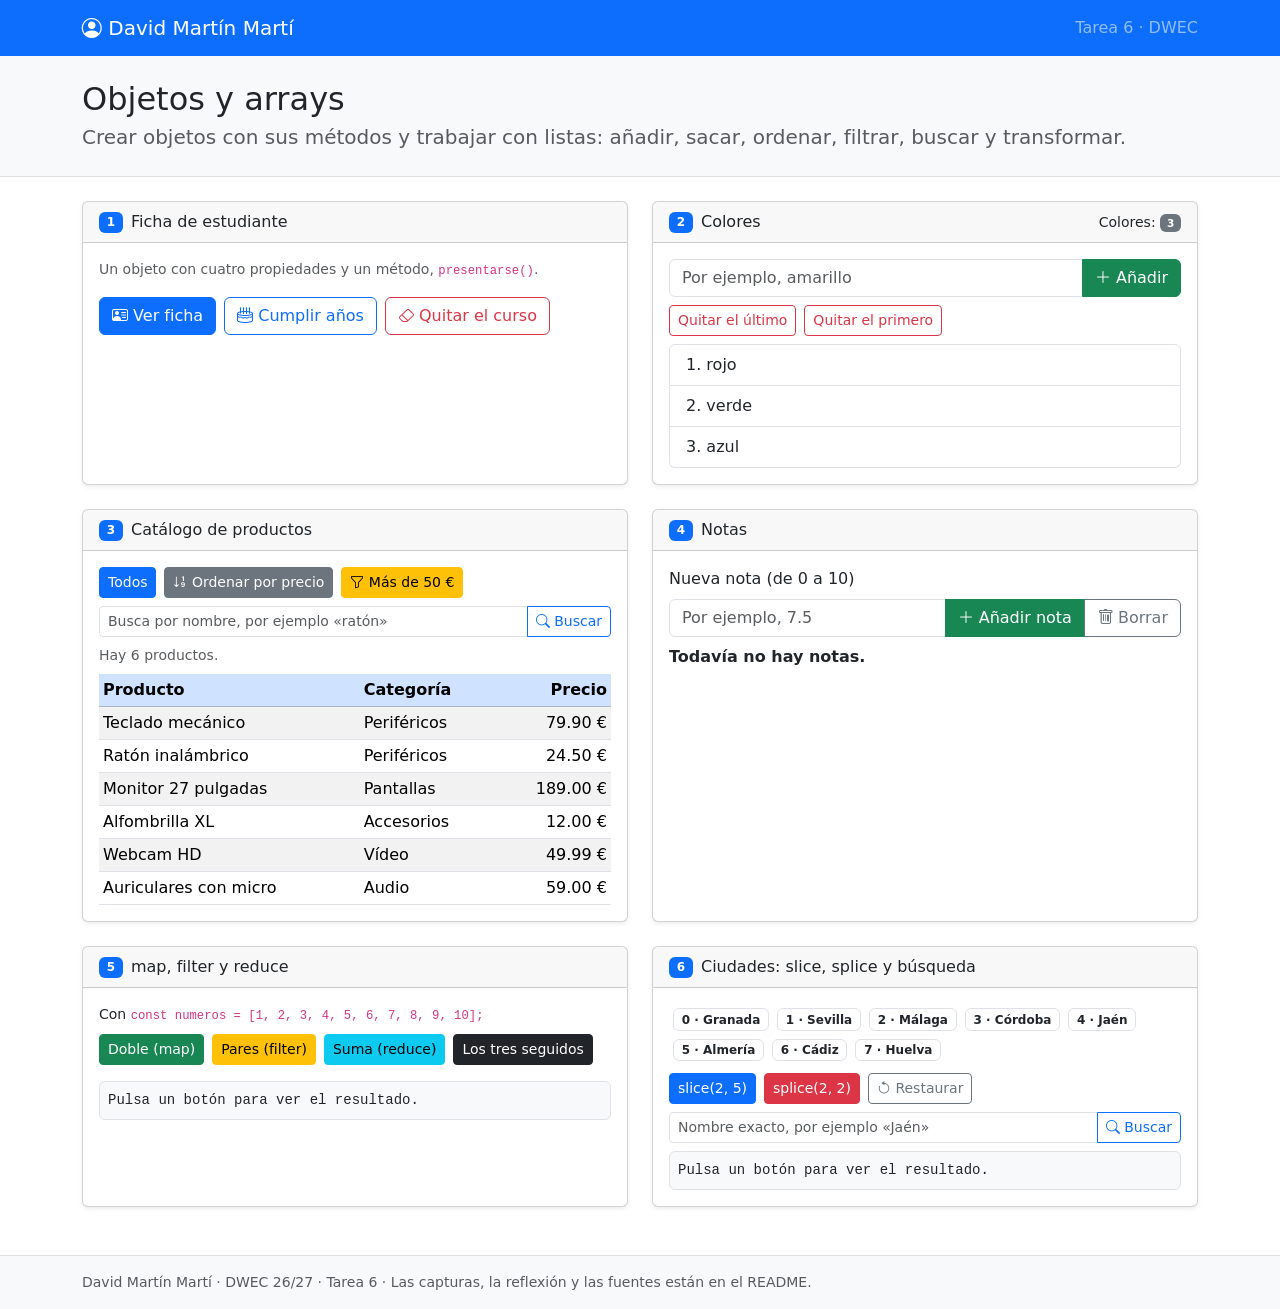
<file: tema06/index.html>
<!DOCTYPE html>
<html lang="es">
<head>
  <meta charset="UTF-8">
  <meta name="viewport" content="width=device-width, initial-scale=1">
  <title>Objetos y arrays · David Martín Martí</title>

  <!-- CSS de Bootstrap -->
  <link href="https://cdn.jsdelivr.net/npm/bootstrap@5.3.8/dist/css/bootstrap.min.css" rel="stylesheet">
  <!-- Iconos de Bootstrap -->
  <link href="https://cdn.jsdelivr.net/npm/bootstrap-icons@1.13.1/font/bootstrap-icons.min.css" rel="stylesheet">
  <!-- JavaScript con defer -->
  <script src="js/app.js" defer></script>
</head>
<body>

  <!-- NAVBAR -->
  <nav class="navbar bg-primary" data-bs-theme="dark">
    <div class="container">
      <span class="navbar-brand"><i class="bi bi-person-circle"></i> David Martín Martí</span>
      <span class="navbar-text">Tarea 6 · DWEC</span>
    </div>
  </nav>

  <!-- CABECERA -->
  <header class="bg-body-tertiary border-bottom py-4 mb-4">
    <div class="container">
      <h1 class="h2 mb-1">Objetos y arrays</h1>
      <p class="lead mb-0 text-body-secondary">Crear objetos con sus métodos y trabajar con listas: añadir, sacar, ordenar, filtrar, buscar y transformar.</p>
    </div>
  </header>

  <main class="container mb-5">
    <div class="row g-4">

      <!-- EJERCICIO 1 -->
      <div class="col-12 col-lg-6">
        <section class="card h-100 shadow-sm">
          <div class="card-header d-flex align-items-center gap-2">
            <span class="badge text-bg-primary">1</span> Ficha de estudiante
          </div>
          <div class="card-body">
            <p class="small text-body-secondary">Un objeto con cuatro propiedades y un método, <code>presentarse()</code>.</p>
            <div class="d-flex flex-wrap gap-2 mb-3">
              <button type="button" class="btn btn-primary" onclick="verFicha()"><i class="bi bi-person-vcard"></i> Ver ficha</button>
              <button type="button" class="btn btn-outline-primary" onclick="cumplirAnios()"><i class="bi bi-cake2"></i> Cumplir años</button>
              <button type="button" class="btn btn-outline-danger" onclick="quitarCurso()"><i class="bi bi-eraser"></i> Quitar el curso</button>
            </div>
            <div id="salida1"></div>
          </div>
        </section>
      </div>

      <!-- EJERCICIO 2 -->
      <div class="col-12 col-lg-6">
        <section class="card h-100 shadow-sm">
          <div class="card-header d-flex align-items-center gap-2">
            <span class="badge text-bg-primary">2</span> Colores
            <span class="ms-auto small">Colores: <span id="totalColores" class="badge text-bg-secondary">0</span></span>
          </div>
          <div class="card-body">
            <div class="input-group mb-2">
              <input type="text" id="color" class="form-control" placeholder="Por ejemplo, amarillo">
              <button type="button" class="btn btn-success" onclick="anadirColor()"><i class="bi bi-plus-lg"></i> Añadir</button>
            </div>
            <div class="d-flex flex-wrap gap-2 mb-2">
              <button type="button" class="btn btn-outline-danger btn-sm" onclick="quitarUltimo()">Quitar el último</button>
              <button type="button" class="btn btn-outline-danger btn-sm" onclick="quitarPrimero()">Quitar el primero</button>
            </div>
            <p id="aviso2" class="text-danger small mb-2 d-none"></p>
            <ol id="listaColores" class="list-group list-group-numbered"></ol>
          </div>
        </section>
      </div>

      <!-- EJERCICIO 3 -->
      <div class="col-12 col-lg-6">
        <section class="card h-100 shadow-sm">
          <div class="card-header d-flex align-items-center gap-2">
            <span class="badge text-bg-primary">3</span> Catálogo de productos
          </div>
          <div class="card-body">
            <div class="d-flex flex-wrap gap-2 mb-2">
              <button type="button" class="btn btn-primary btn-sm" onclick="mostrarProductos()">Todos</button>
              <button type="button" class="btn btn-secondary btn-sm" onclick="ordenarPorPrecio()"><i class="bi bi-sort-numeric-down"></i> Ordenar por precio</button>
              <button type="button" class="btn btn-warning btn-sm" onclick="filtrarCaros()"><i class="bi bi-funnel"></i> Más de 50 €</button>
            </div>
            <div class="input-group input-group-sm mb-2">
              <input type="text" id="buscarProducto" class="form-control" placeholder="Busca por nombre, por ejemplo «ratón»">
              <button type="button" class="btn btn-outline-primary" onclick="buscarProducto()"><i class="bi bi-search"></i> Buscar</button>
            </div>
            <p id="mensaje3" class="small text-body-secondary mb-2"></p>
            <div class="table-responsive">
              <table class="table table-sm table-striped align-middle mb-0">
                <thead class="table-primary">
                  <tr><th scope="col">Producto</th><th scope="col">Categoría</th><th scope="col" class="text-end">Precio</th></tr>
                </thead>
                <tbody id="tablaProductos"></tbody>
              </table>
            </div>
          </div>
        </section>
      </div>

      <!-- EJERCICIO 4 -->
      <div class="col-12 col-lg-6">
        <section class="card h-100 shadow-sm">
          <div class="card-header d-flex align-items-center gap-2">
            <span class="badge text-bg-primary">4</span> Notas
          </div>
          <div class="card-body">
            <label for="nota" class="form-label">Nueva nota (de 0 a 10)</label>
            <div class="input-group mb-2">
              <input type="number" id="nota" class="form-control" min="0" max="10" step="0.25" placeholder="Por ejemplo, 7.5">
              <button type="button" class="btn btn-success" onclick="anadirNota()"><i class="bi bi-plus-lg"></i> Añadir nota</button>
              <button type="button" class="btn btn-outline-secondary" onclick="borrarNotas()"><i class="bi bi-trash"></i> Borrar</button>
            </div>
            <p id="error4" class="text-danger small mb-2 d-none"></p>
            <div id="notas" class="mb-2"></div>
            <p id="media" class="fw-semibold mb-0"></p>
          </div>
        </section>
      </div>

      <!-- EJERCICIO 5 -->
      <div class="col-12 col-lg-6">
        <section class="card h-100 shadow-sm">
          <div class="card-header d-flex align-items-center gap-2">
            <span class="badge text-bg-primary">5</span> map, filter y reduce
          </div>
          <div class="card-body">
            <p class="small mb-2">Con <code>const numeros = [1, 2, 3, 4, 5, 6, 7, 8, 9, 10];</code></p>
            <div class="d-flex flex-wrap gap-2 mb-3">
              <button type="button" class="btn btn-success btn-sm" onclick="verDobles()">Doble (map)</button>
              <button type="button" class="btn btn-warning btn-sm" onclick="verPares()">Pares (filter)</button>
              <button type="button" class="btn btn-info btn-sm" onclick="verSuma()">Suma (reduce)</button>
              <button type="button" class="btn btn-dark btn-sm" onclick="verCadena()">Los tres seguidos</button>
            </div>
            <div id="salida5" class="bg-body-tertiary border rounded p-2 small font-monospace">Pulsa un botón para ver el resultado.</div>
          </div>
        </section>
      </div>

      <!-- EJERCICIO 6 -->
      <div class="col-12 col-lg-6">
        <section class="card h-100 shadow-sm">
          <div class="card-header d-flex align-items-center gap-2">
            <span class="badge text-bg-primary">6</span> Ciudades: slice, splice y búsqueda
          </div>
          <div class="card-body">
            <div id="ciudades" class="mb-2"></div>
            <div class="d-flex flex-wrap gap-2 mb-2">
              <button type="button" class="btn btn-primary btn-sm" onclick="verSlice()">slice(2, 5)</button>
              <button type="button" class="btn btn-danger btn-sm" onclick="hacerSplice()">splice(2, 2)</button>
              <button type="button" class="btn btn-outline-secondary btn-sm" onclick="restaurarCiudades()"><i class="bi bi-arrow-counterclockwise"></i> Restaurar</button>
            </div>
            <div class="input-group input-group-sm mb-2">
              <input type="text" id="buscarCiudad" class="form-control" placeholder="Nombre exacto, por ejemplo «Jaén»">
              <button type="button" class="btn btn-outline-primary" onclick="buscarCiudad()"><i class="bi bi-search"></i> Buscar</button>
            </div>
            <div id="salida6" class="bg-body-tertiary border rounded p-2 small font-monospace">Pulsa un botón para ver el resultado.</div>
          </div>
        </section>
      </div>

    </div>
  </main>

  <footer class="bg-body-tertiary border-top py-3">
    <div class="container small text-body-secondary">
      David Martín Martí · DWEC 26/27 · Tarea 6 · Las capturas, la reflexión y las fuentes están en el README.
    </div>
  </footer>

  <!-- JS de Bootstrap -->
  <script src="https://cdn.jsdelivr.net/npm/bootstrap@5.3.8/dist/js/bootstrap.bundle.min.js"></script>
</body>
</html>
</file>
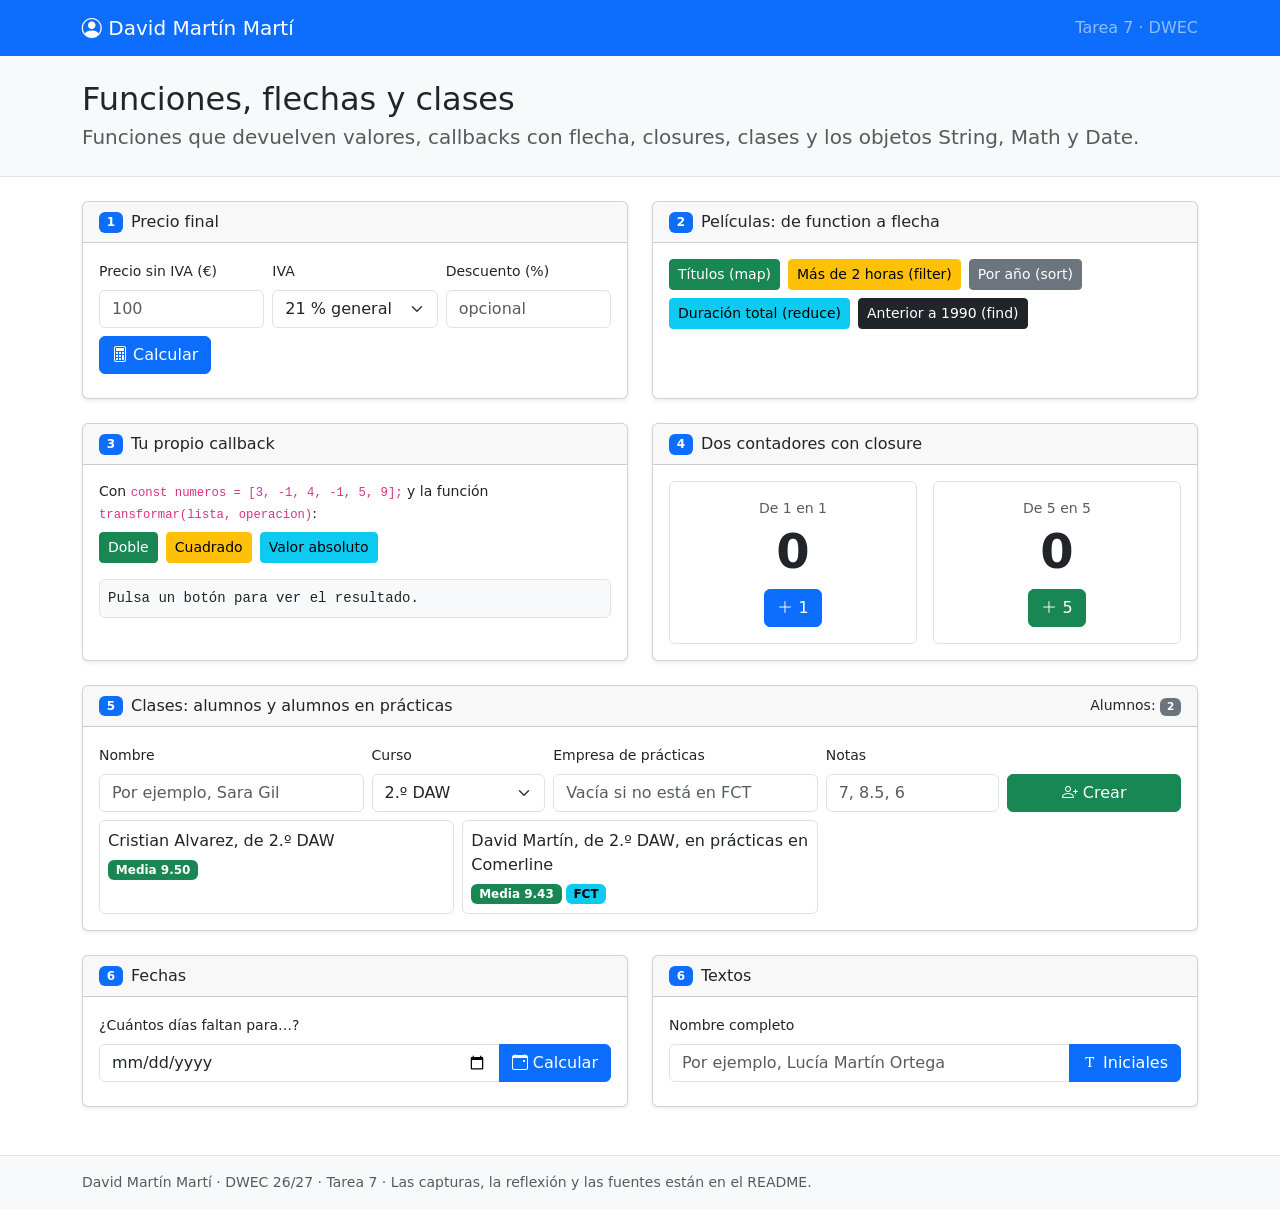
<file: tema07/index.html>
<!DOCTYPE html>
<html lang="es">
<head>
  <meta charset="UTF-8">
  <meta name="viewport" content="width=device-width, initial-scale=1">
  <title>Funciones, flechas y clases · David Martín Martí</title>

  <!-- CSS de Bootstrap -->
  <link href="https://cdn.jsdelivr.net/npm/bootstrap@5.3.8/dist/css/bootstrap.min.css" rel="stylesheet">
  <!-- Iconos de Bootstrap -->
  <link href="https://cdn.jsdelivr.net/npm/bootstrap-icons@1.13.1/font/bootstrap-icons.min.css" rel="stylesheet">
  <!-- JavaScript con defer -->
  <script src="js/app.js" defer></script>
</head>
<body>

  <!-- NAVBAR -->
  <nav class="navbar bg-primary" data-bs-theme="dark">
    <div class="container">
      <span class="navbar-brand"><i class="bi bi-person-circle"></i> David Martín Martí</span>
      <span class="navbar-text">Tarea 7 · DWEC</span>
    </div>
  </nav>

  <!-- CABECERA -->
  <header class="bg-body-tertiary border-bottom py-4 mb-4">
    <div class="container">
      <h1 class="h2 mb-1">Funciones, flechas y clases</h1>
      <p class="lead mb-0 text-body-secondary">Funciones que devuelven valores, callbacks con flecha, closures, clases y los objetos String, Math y Date.</p>
    </div>
  </header>

  <main class="container mb-5">
    <div class="row g-4">

      <!-- EJERCICIO 1 -->
      <div class="col-12 col-lg-6">
        <section class="card h-100 shadow-sm">
          <div class="card-header d-flex align-items-center gap-2">
            <span class="badge text-bg-primary">1</span> Precio final
          </div>
          <div class="card-body">
            <div class="row g-2 mb-2">
              <div class="col-12 col-sm-4">
                <label for="base" class="form-label small">Precio sin IVA (€)</label>
                <input type="number" id="base" class="form-control" min="0" step="0.01" placeholder="100">
              </div>
              <div class="col-6 col-sm-4">
                <label for="iva" class="form-label small">IVA</label>
                <select id="iva" class="form-select">
                  <option value="21">21 % general</option>
                  <option value="10">10 % reducido</option>
                  <option value="4">4 % superreducido</option>
                </select>
              </div>
              <div class="col-6 col-sm-4">
                <label for="descuento" class="form-label small">Descuento (%)</label>
                <input type="number" id="descuento" class="form-control" min="0" max="100" placeholder="opcional">
              </div>
            </div>
            <button type="button" class="btn btn-primary mb-2" onclick="mostrarPrecio()"><i class="bi bi-calculator"></i> Calcular</button>
            <p id="error1" class="text-danger small mb-2 d-none"></p>
            <ul id="salida1" class="list-group"></ul>
          </div>
        </section>
      </div>

      <!-- EJERCICIO 2 -->
      <div class="col-12 col-lg-6">
        <section class="card h-100 shadow-sm">
          <div class="card-header d-flex align-items-center gap-2">
            <span class="badge text-bg-primary">2</span> Películas: de function a flecha
          </div>
          <div class="card-body">
            <div class="d-flex flex-wrap gap-2 mb-2">
              <button type="button" class="btn btn-success btn-sm" onclick="verTitulos()">Títulos (map)</button>
              <button type="button" class="btn btn-warning btn-sm" onclick="verLargas()">Más de 2 horas (filter)</button>
              <button type="button" class="btn btn-secondary btn-sm" onclick="ordenarPorAnio()">Por año (sort)</button>
              <button type="button" class="btn btn-info btn-sm" onclick="verDuracionTotal()">Duración total (reduce)</button>
              <button type="button" class="btn btn-dark btn-sm" onclick="buscarAntigua()">Anterior a 1990 (find)</button>
            </div>
            <p id="mensaje2" class="small text-body-secondary mb-2"></p>
            <ul id="salida2" class="list-group"></ul>
          </div>
        </section>
      </div>

      <!-- EJERCICIO 3 -->
      <div class="col-12 col-lg-6">
        <section class="card h-100 shadow-sm">
          <div class="card-header d-flex align-items-center gap-2">
            <span class="badge text-bg-primary">3</span> Tu propio callback
          </div>
          <div class="card-body">
            <p class="small mb-2">Con <code id="numeros3"></code> y la función <code>transformar(lista, operacion)</code>:</p>
            <div class="d-flex flex-wrap gap-2 mb-3">
              <button type="button" class="btn btn-success btn-sm" onclick="verDobles()">Doble</button>
              <button type="button" class="btn btn-warning btn-sm" onclick="verCuadrados()">Cuadrado</button>
              <button type="button" class="btn btn-info btn-sm" onclick="verAbsolutos()">Valor absoluto</button>
            </div>
            <div id="salida3" class="bg-body-tertiary border rounded p-2 small font-monospace">Pulsa un botón para ver el resultado.</div>
          </div>
        </section>
      </div>

      <!-- EJERCICIO 4 -->
      <div class="col-12 col-lg-6">
        <section class="card h-100 shadow-sm">
          <div class="card-header d-flex align-items-center gap-2">
            <span class="badge text-bg-primary">4</span> Dos contadores con closure
          </div>
          <div class="card-body">
            <div class="row g-3 text-center">
              <div class="col-6">
                <div class="border rounded p-3">
                  <p class="small text-body-secondary mb-1">De 1 en 1</p>
                  <p id="cuenta1" class="display-5 fw-semibold mb-2">0</p>
                  <button type="button" class="btn btn-primary" onclick="sumarUno()"><i class="bi bi-plus-lg"></i> 1</button>
                </div>
              </div>
              <div class="col-6">
                <div class="border rounded p-3">
                  <p class="small text-body-secondary mb-1">De 5 en 5</p>
                  <p id="cuenta5" class="display-5 fw-semibold mb-2">0</p>
                  <button type="button" class="btn btn-success" onclick="sumarCinco()"><i class="bi bi-plus-lg"></i> 5</button>
                </div>
              </div>
            </div>
          </div>
        </section>
      </div>

      <!-- EJERCICIO 5 -->
      <div class="col-12">
        <section class="card shadow-sm">
          <div class="card-header d-flex align-items-center gap-2">
            <span class="badge text-bg-primary">5</span> Clases: alumnos y alumnos en prácticas
            <span class="ms-auto small">Alumnos: <span id="totalAlumnos" class="badge text-bg-secondary">0</span></span>
          </div>
          <div class="card-body">
            <div class="row g-2 align-items-end mb-2">
              <div class="col-12 col-md-3">
                <label for="nombre5" class="form-label small">Nombre</label>
                <input type="text" id="nombre5" class="form-control" placeholder="Por ejemplo, Sara Gil">
              </div>
              <div class="col-6 col-md-2">
                <label for="curso5" class="form-label small">Curso</label>
                <select id="curso5" class="form-select">
                  <option>1.º DAW</option>
                  <option selected>2.º DAW</option>
                </select>
              </div>
              <div class="col-6 col-md-3">
                <label for="empresa5" class="form-label small">Empresa de prácticas</label>
                <input type="text" id="empresa5" class="form-control" placeholder="Vacía si no está en FCT">
              </div>
              <div class="col-12 col-md-2">
                <label for="notas5" class="form-label small">Notas</label>
                <input type="text" id="notas5" class="form-control" placeholder="7, 8.5, 6">
              </div>
              <div class="col-12 col-md-2 d-grid">
                <button type="button" class="btn btn-success" onclick="crearAlumno()"><i class="bi bi-person-plus"></i> Crear</button>
              </div>
            </div>
            <p id="error5" class="text-danger small mb-2 d-none"></p>
            <div id="listaAlumnos" class="row g-2"></div>
          </div>
        </section>
      </div>

      <!-- EJERCICIO 6 -->
      <div class="col-12 col-lg-6">
        <section class="card h-100 shadow-sm">
          <div class="card-header d-flex align-items-center gap-2">
            <span class="badge text-bg-primary">6</span> Fechas
          </div>
          <div class="card-body">
            <label for="fecha6" class="form-label small">¿Cuántos días faltan para…?</label>
            <div class="input-group mb-2">
              <input type="date" id="fecha6" class="form-control">
              <button type="button" class="btn btn-primary" onclick="mostrarDias()"><i class="bi bi-calendar-event"></i> Calcular</button>
            </div>
            <p id="salida6a" class="mb-0"></p>
          </div>
        </section>
      </div>

      <div class="col-12 col-lg-6">
        <section class="card h-100 shadow-sm">
          <div class="card-header d-flex align-items-center gap-2">
            <span class="badge text-bg-primary">6</span> Textos
          </div>
          <div class="card-body">
            <label for="nombre6" class="form-label small">Nombre completo</label>
            <div class="input-group mb-2">
              <input type="text" id="nombre6" class="form-control" placeholder="Por ejemplo, Lucía Martín Ortega">
              <button type="button" class="btn btn-primary" onclick="mostrarIniciales()"><i class="bi bi-fonts"></i> Iniciales</button>
            </div>
            <p id="salida6b" class="mb-0"></p>
          </div>
        </section>
      </div>

    </div>
  </main>

  <footer class="bg-body-tertiary border-top py-3">
    <div class="container small text-body-secondary">
      David Martín Martí · DWEC 26/27 · Tarea 7 · Las capturas, la reflexión y las fuentes están en el README.
    </div>
  </footer>

  <!-- JS de Bootstrap -->
  <script src="https://cdn.jsdelivr.net/npm/bootstrap@5.3.8/dist/js/bootstrap.bundle.min.js"></script>
</body>
</html>
</file>
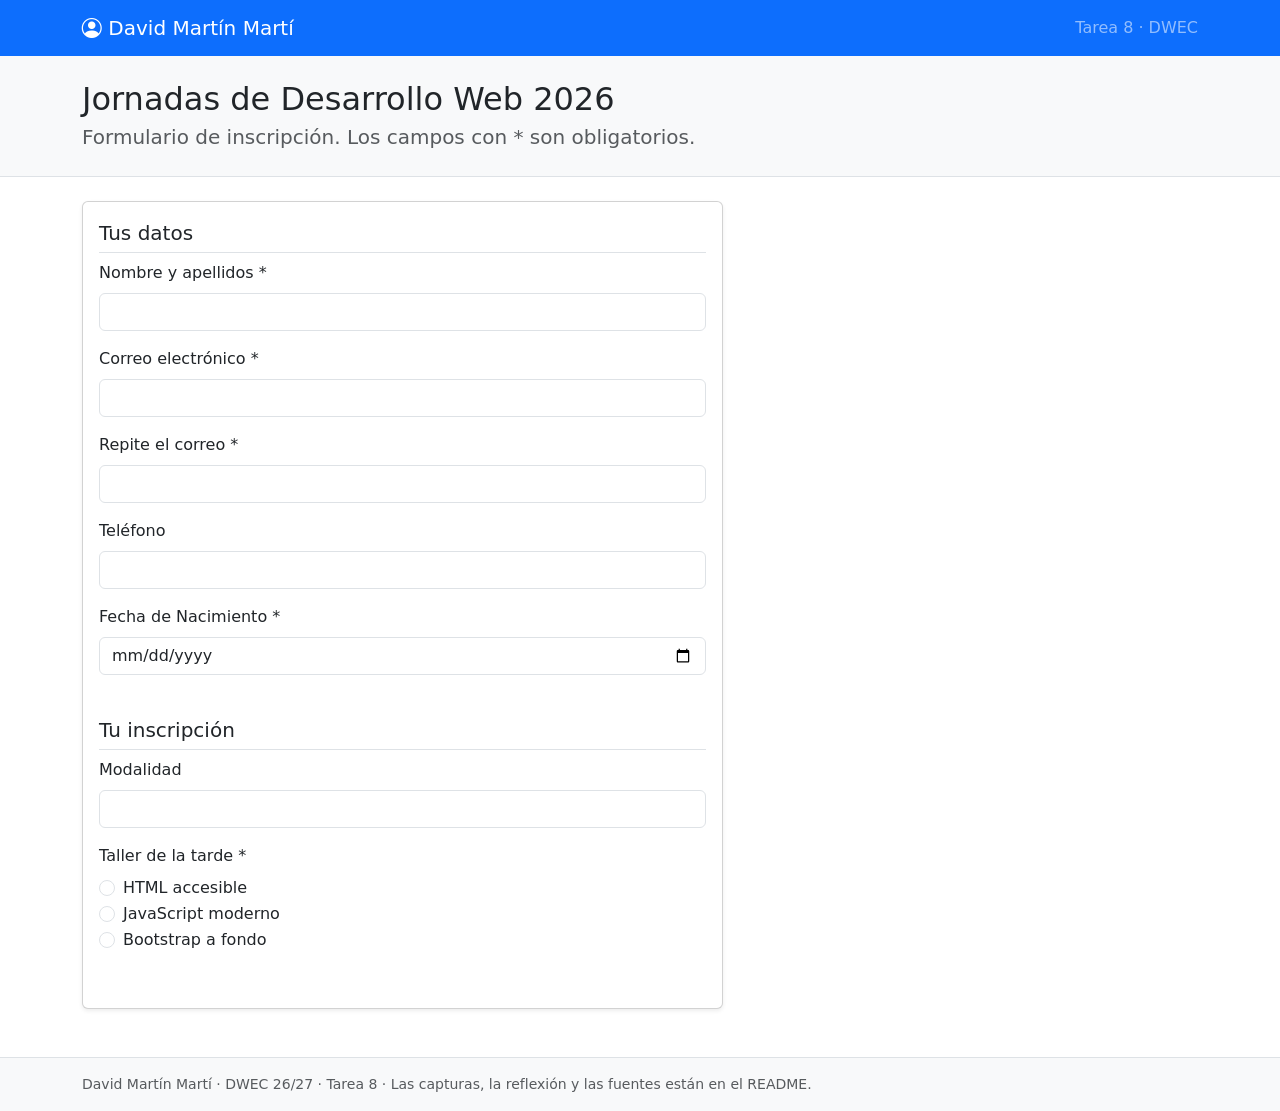
<file: tema08/index.html>
<!DOCTYPE html>
<html lang="es">
<head>
  <meta charset="UTF-8">
  <meta name="viewport" content="width=device-width, initial-scale=1">
  <title>Inscripción · David Martín Martí</title>

  <!-- CSS de Bootstrap -->
  <link href="https://cdn.jsdelivr.net/npm/bootstrap@5.3.8/dist/css/bootstrap.min.css" rel="stylesheet">
  <!-- Iconos de Bootstrap -->
  <link href="https://cdn.jsdelivr.net/npm/bootstrap-icons@1.13.1/font/bootstrap-icons.min.css" rel="stylesheet">
  <!-- JavaScript con defer -->
  <script src="js/app.js" defer></script>
</head>
<body>

  <!--
    PLANTILLA DE LA TAREA 8
    · Esta vez el formulario lo maquetas tú: aquí solo tienes el primer campo, «nombre», como modelo.
    · Todos los campos siguen el mismo esquema:
        <div class="mb-3">                                  ← un div por campo
          <label for="ID" class="form-label">…</label>      ← for = el id del campo
          <input … id="ID" name="NOMBRE" class="form-control">
          <div class="invalid-feedback"></div>              ← aquí escribirá app.js el error
        </div>
    · Los id que usa el JavaScript están en el enunciado: respétalos.
    · Todo lo que va entre [corchetes] es un hueco: sustitúyelo por lo tuyo.
  -->

  <!-- NAVBAR -->
  <nav class="navbar bg-primary" data-bs-theme="dark">
    <div class="container">
      <span class="navbar-brand"><i class="bi bi-person-circle"></i> David Martín Martí</span>
      <span class="navbar-text">Tarea 8 · DWEC</span>
    </div>
  </nav>

  <!-- CABECERA -->
  <header class="bg-body-tertiary border-bottom py-4 mb-4">
    <div class="container">
      <h1 class="h2 mb-1">Jornadas de Desarrollo Web 2026</h1>
      <p class="lead mb-0 text-body-secondary">Formulario de inscripción. Los campos con * son obligatorios.</p>
    </div>
  </header>

  <main class="container mb-5">
    <div class="row g-4">

      <!-- EL FORMULARIO -->
      <div class="col-12 col-lg-7">
        <section class="card shadow-sm">
          <div class="card-body">
            <form id="inscripcion" action="recibido.html" method="get">

              <fieldset class="mb-4">
                <legend class="fs-5 border-bottom pb-1">Tus datos</legend>

                <!-- Nombre y Apellidos -->
                <div class="mb-3">
                  <label for="nombre" class="form-label">Nombre y apellidos *</label>
                  <input type="text" id="nombre" name="nombre" class="form-control" autocomplete="name"
                         required minlength="3" maxlength="60" pattern="[A-Za-zÁÉÍÓÚÜáéíóúüÑñ\- ]+"
                         title="Solo letras, espacios y guiones.">
                  <div class="invalid-feedback"></div>
                </div>

                <!-- Correo electrónico -->
                <div class="mb-3">
                  <label for="email" class="form-label">Correo electrónico *</label>
                  <input type="email" id="email" name="email" class="form-control" autocomplete="email"
                         required>
                  <div class="invalid-feedback"></div>
                </div>

                <!-- Repite el correo -->
                <div class="mb-3">
                  <label for="email2" class="form-label">Repite el correo *</label>
                  <input type="email" id="email2" class="form-control" autocomplete="email"
                         required>
                  <div class="invalid-feedback"></div>
                </div>

                <!-- Teléfono -->
                <div class="mb-3">
                  <label for="telefono" class="form-label">Teléfono</label>
                  <input type="tel" id="telefono" name="telefono" class="form-control" autocomplete="tel"
                         pattern="^\d{9}$" required>
                  <div class="invalid-feedback"></div>
                </div>

                <!-- Fecha de Nacimiento -->
                <div class="mb-3">
                  <label for="nacimiento" class="form-label">Fecha de Nacimiento *</label>
                  <input type="date" id="nacimiento" name="nacimiento" class="form-control" autocomplete="bday"
                         min="1940-01-01" max="2010-12-31" required>
                  <div class="invalid-feedback"></div>
                </div>

                <!-- TODO: correo (email), «Repite el correo» (email2, SIN name), teléfono (telefono)
                           y fecha de nacimiento (nacimiento). Dos por fila con la rejilla de Bootstrap. -->

              </fieldset>

              <fieldset class="mb-4">
                <legend class="fs-5 border-bottom pb-1">Tu inscripción</legend>

                <!-- Modalidad -->
                <div class="mb-3">
                  <label for="modalidad" class="form-label">Modalidad</label>
                  <input type="select" id="modalidad" name="modalidad" class="form-control" required>
                  <div class="invalid-feedback"></div>
                </div>

                <!-- Taller de la tarde -->
                <div class="mb-3">
                  <p class="form-label">Taller de la tarde *</p>

                  <div class="form-check">
                    <input class="form-check-input" type="radio" name="taller" id="html" value="html_accesible" required>
                    <label class="form-check-label" for="html">
                      HTML accesible
                    </label>
                  </div>

                  <div class="form-check">
                    <input class="form-check-input" type="radio" name="taller" id="js" value="javascript_moderno" required>
                    <label class="form-check-label" for="js">
                      JavaScript moderno
                    </label>
                  </div>

                  <div class="form-check">
                    <input class="form-check-input" type="radio" name="taller" id="bootstrap" value="bootstrap_a_fondo" required>
                    <label class="form-check-label" for="bootstrap">
                      Bootstrap a fondo
                    </label>
                  </div>


                </div>

              </fieldset>

              <!-- TODO: un segundo <fieldset> «Tu inscripción» con la modalidad (select), el taller (tres radio
                         con el mismo name), el nivel de JavaScript (range con su <output>), los comentarios
                         (textarea con su contador) y la casilla de las condiciones. -->

              <!-- TODO: los botones «Enviar inscripción» (submit) y «Borrar» (reset). -->

            </form>
          </div>
        </section>
      </div>

      <!-- TODO (ejercicio 6): una tarjeta «Resumen antes de enviar» con el botón #verResumen,
                                el párrafo #avisoResumen y la lista #resumen. -->

    </div>
  </main>

  <footer class="bg-body-tertiary border-top py-3">
    <div class="container small text-body-secondary">
      David Martín Martí · DWEC 26/27 · Tarea 8 · Las capturas, la reflexión y las fuentes están en el README.
    </div>
  </footer>

  <!-- JS de Bootstrap -->
  <script src="https://cdn.jsdelivr.net/npm/bootstrap@5.3.8/dist/js/bootstrap.bundle.min.js"></script>
</body>
</html>
</file>
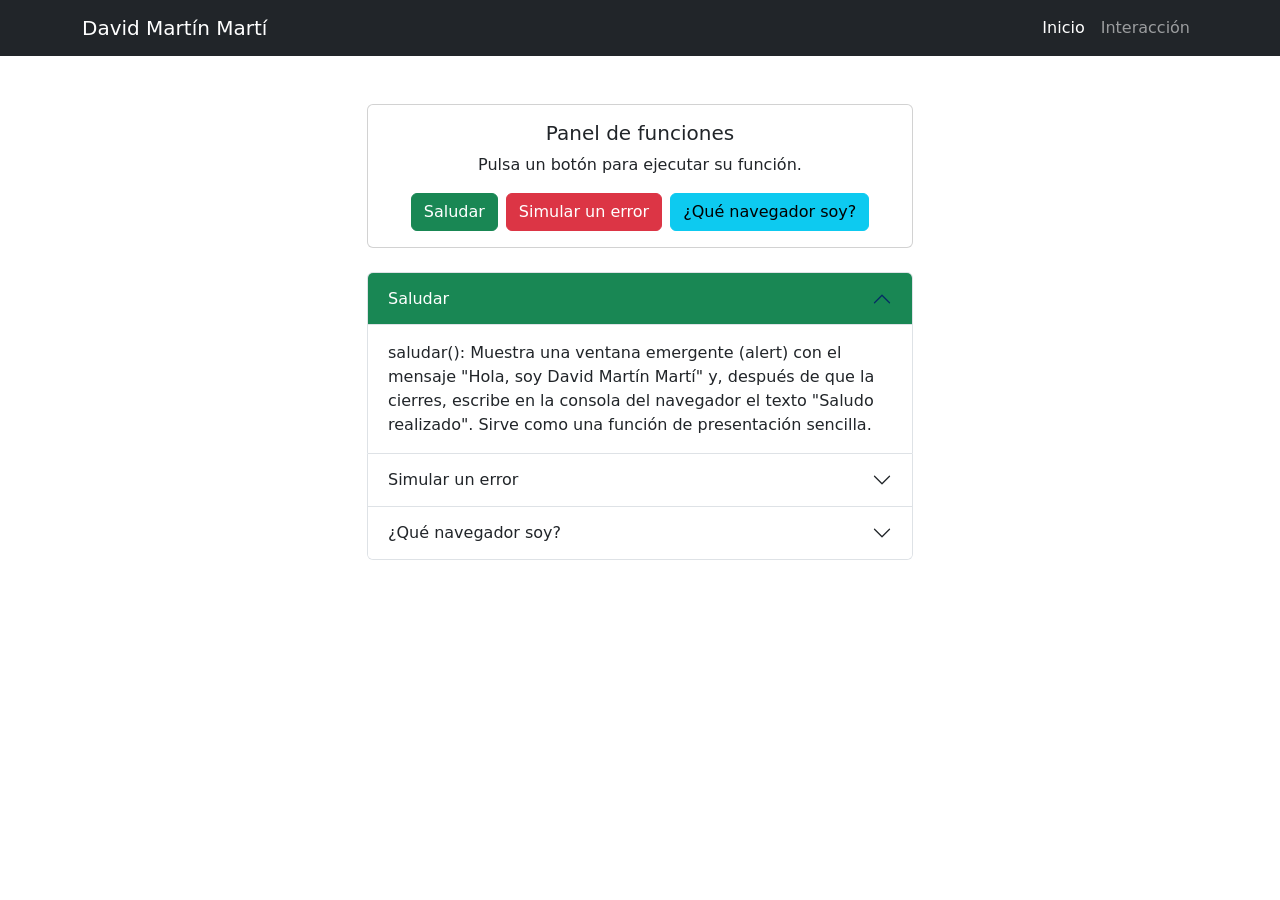
<file: tema02/interaccion.html>
<!DOCTYPE html>
<html lang="es">
<head>
    <meta charset="UTF-8">
    <meta name="viewport" content="width=device-width, initial-scale=1">
    <title>Interacción | David Martín Martí</title>

    <!-- CSS de Bootstrap -->
    <link href="https://cdn.jsdelivr.net/npm/bootstrap@5.3.8/dist/css/bootstrap.min.css" rel="stylesheet">
    <!-- Iconos de Bootstrap -->
    <link href="https://cdn.jsdelivr.net/npm/bootstrap-icons@1.13.1/font/bootstrap-icons.min.css" rel="stylesheet">
    <!-- CSS propio -->
    <link rel="stylesheet" href="styles/style.css">
</head>
<body>

    <!-- Aquí va tu contenido -->
    <!-- NavBar -->
    <nav class="navbar navbar-expand-lg bg-dark navbar-dark">
        <div class="container">
            <a class="navbar-brand" href="index.html">David Martín Martí</a>

            <button class="navbar-toggler" type="button" data-bs-toggle="collapse" data-bs-target="#menuPrincipal" aria-controls="menuPrincipal" aria-expanded="false" aria-label="Mostrar menú">
                <span class="navbar-toggler-icon"></span>
            </button>

            <div class="collapse navbar-collapse" id="menuPrincipal">
                <ul class="navbar-nav ms-auto">
                    <li class="nav-item">
                        <a class="nav-link active" href="index.html">Inicio</a>
                    </li>
                    <li class="nav-item">
                        <a class="nav-link" href="#">Interacción</a>
                    </li>
                </ul>
            </div>
        </div>
    </nav>

    <main class="container my-5">
        <div class="row justify-content-center">
            <div class="col-12 col-md-8 col-lg-6">

                <!-- Card con tres botones -->
                <div class="card text-center mb-4">
                    <div class="card-body">
                        <h5 class="card-title">Panel de funciones</h5>
                        <p class="card-text">Pulsa un botón para ejecutar su función.</p>
                        <div class="d-flex flex-wrap justify-content-center gap-2">
                            <button type="button" class="btn btn-success" onclick="saludar()">Saludar</button>
                            <button type="button" class="btn btn-danger" onclick="simularError()">Simular un error</button>
                            <button type="button" class="btn btn-info" onclick="navegador()">¿Qué navegador soy?</button>
                        </div>
                    </div>
                </div>

                <!-- Acordeón de tres elementos -->
                <div class="accordion" id="acordeonFunciones">

                    <div class="accordion-item">
                        <h2 class="accordion-header">
                            <button id="saludar" class="accordion-button" type="button" data-bs-toggle="collapse" data-bs-target="#coll1" aria-expanded="true" aria-controls="coll1">
                                Saludar
                            </button>
                        </h2>
                        <div id="coll1" class="accordion-collapse collapse show" data-bs-parent="#acordeonFunciones">
                            <div class="accordion-body">
                                saludar(): Muestra una ventana emergente (alert) con el mensaje "Hola, soy David Martín Martí" y, después de que la cierres, escribe en la consola del navegador el texto "Saludo realizado". Sirve como una función de presentación sencilla.
                            </div>
                        </div>
                    </div>

                    <div class="accordion-item">
                        <h2 class="accordion-header">
                            <button id="error" class="accordion-button collapsed" type="button" data-bs-toggle="collapse" data-bs-target="#coll2" aria-expanded="false" aria-controls="coll2">
                                Simular un error
                            </button>
                        </h2>
                        <div id="coll2" class="accordion-collapse collapse" data-bs-parent="#acordeonFunciones">
                            <div class="accordion-body">
                                simularError(): No muestra nada en la página, solo escribe en la consola el mensaje "ERROR FATIDICO" usando console.error, que aparece en rojo como si fuera un error real. No rompe nada ni detiene el programa, solo simula un fallo para ver cómo se muestra.
                            </div>
                        </div>
                    </div>

                    <div class="accordion-item">
                        <h2 class="accordion-header">
                            <button id="navegador" class="accordion-button collapsed" type="button" data-bs-toggle="collapse" data-bs-target="#coll3" aria-expanded="false" aria-controls="coll3">
                                ¿Qué navegador soy?
                            </button>
                        </h2>
                        <div id="coll3" class="accordion-collapse collapse" data-bs-parent="#acordeonFunciones">
                            <div class="accordion-body">
                                navegador(): Muestra en una ventana emergente el userAgent, una cadena de texto con información sobre el navegador y el sistema operativo que estás usando (por ejemplo, Edge, Chrome, Windows...). Además, escribe en la consola una advertencia en amarillo con console.warn, avisándote de que estás usando el navegador mostrado.
                            </div>
                        </div>
                    </div>

                </div>
            </div>
        </div>
    </main>

    <!-- JS de Bootstrap (navbar que se pliega, modales, dropdowns...). Al final del body -->
    <script src="https://cdn.jsdelivr.net/npm/bootstrap@5.3.8/dist/js/bootstrap.bundle.min.js"></script>
    <script src="js/app.js"></script>
</body>
</html>
</file>
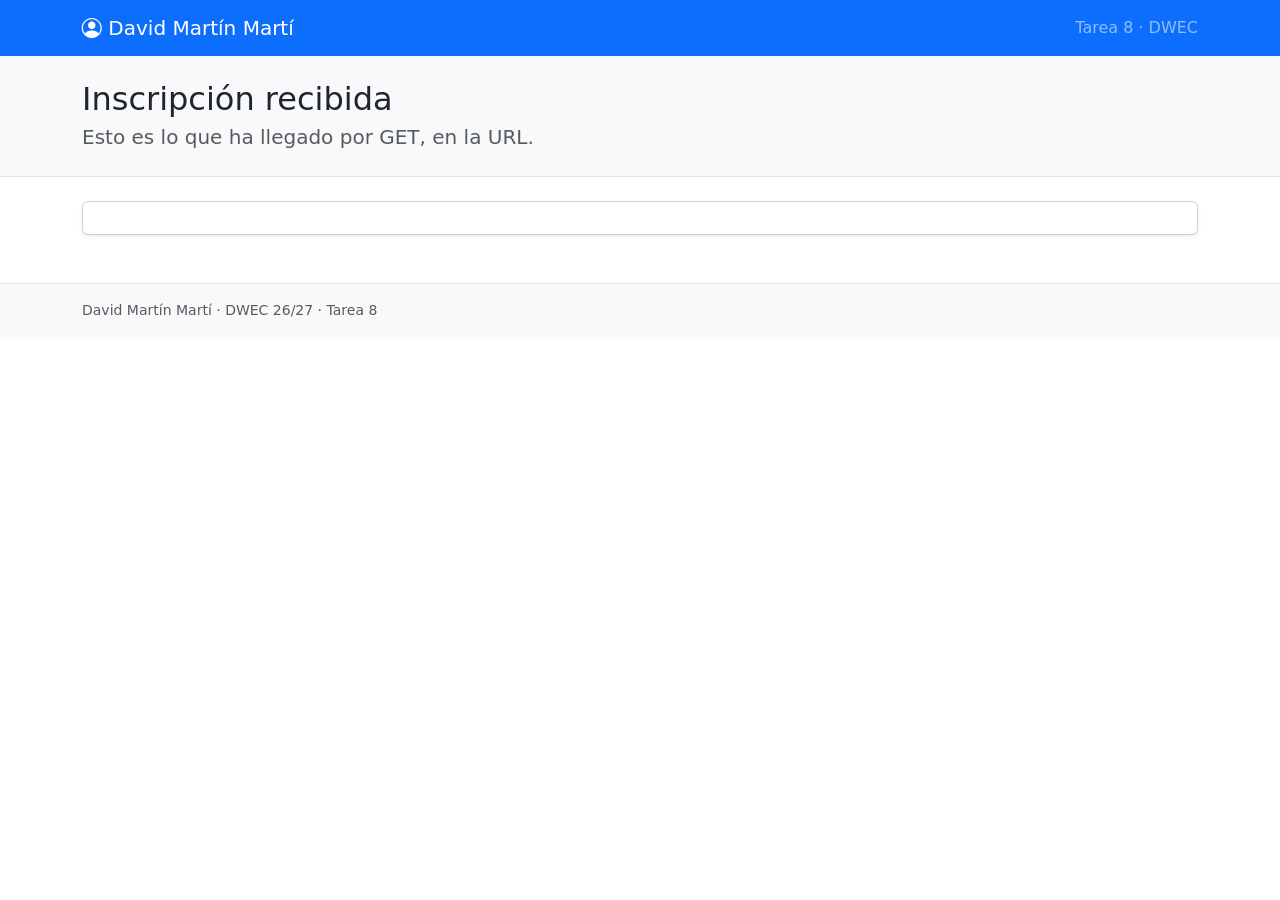
<file: tema08/recibido.html>
<!DOCTYPE html>
<html lang="es">
<head>
  <meta charset="UTF-8">
  <meta name="viewport" content="width=device-width, initial-scale=1">
  <title>Inscripción recibida · David Martín Martí</title>

  <!-- CSS de Bootstrap -->
  <link href="https://cdn.jsdelivr.net/npm/bootstrap@5.3.8/dist/css/bootstrap.min.css" rel="stylesheet">
  <!-- Iconos de Bootstrap -->
  <link href="https://cdn.jsdelivr.net/npm/bootstrap-icons@1.13.1/font/bootstrap-icons.min.css" rel="stylesheet">
  <!-- El JavaScript de esta página: lee lo que llega en la URL -->
  <script src="js/recibido.js" defer></script>
</head>
<body>

  <nav class="navbar bg-primary" data-bs-theme="dark">
    <div class="container">
      <span class="navbar-brand"><i class="bi bi-person-circle"></i> David Martín Martí</span>
      <span class="navbar-text">Tarea 8 · DWEC</span>
    </div>
  </nav>

  <header class="bg-body-tertiary border-bottom py-4 mb-4">
    <div class="container">
      <h1 class="h2 mb-1">Inscripción recibida</h1>
      <p class="lead mb-0 text-body-secondary">Esto es lo que ha llegado por GET, en la URL.</p>
    </div>
  </header>

  <main class="container mb-5">
    <section class="card shadow-sm">
      <div class="card-body">
        <!-- TODO (ejercicio 3):
             · un párrafo #consulta donde se verá la parte de la URL que empieza por ?
             · una tabla de Bootstrap con dos columnas, «Campo (name)» y «Valor», y el <tbody id="datos"> vacío
             · un enlace «Volver al formulario» a index.html -->
      </div>
    </section>
  </main>

  <footer class="bg-body-tertiary border-top py-3">
    <div class="container small text-body-secondary">David Martín Martí · DWEC 26/27 · Tarea 8</div>
  </footer>
</body>
</html>
</file>
<file: tema02/styles/style.css>
#saludar:not(.collapsed) {
    color: white !important;
    background-color: #198754 !important;
}

#navegador:not(.collapsed) {
    color: black !important;
    background-color: #0dcaf0 !important;
}

#error:not(.collapsed) {
    color: white !important;
    background-color: #dc3545 !important;
}
</file>
